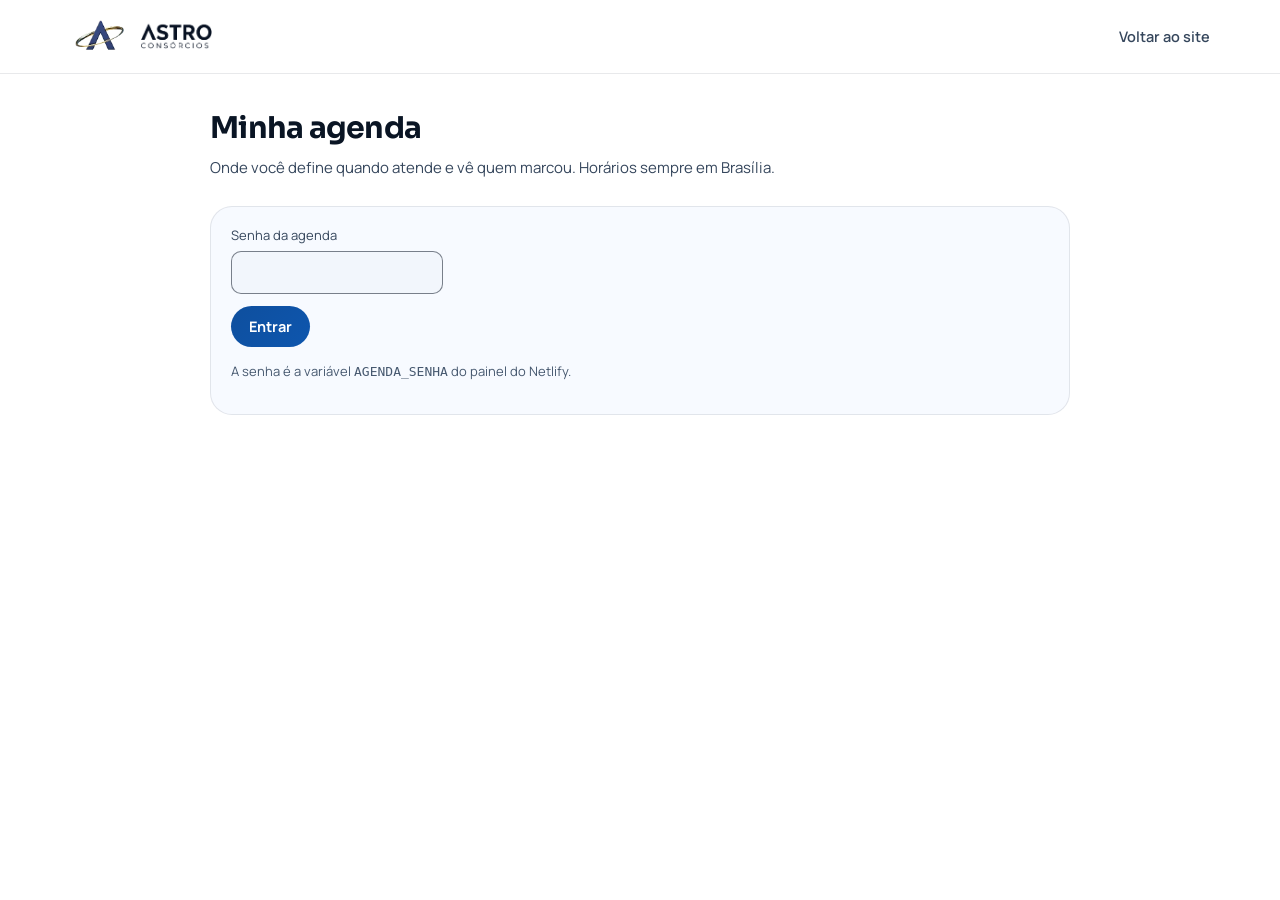
<file: agenda-admin.html>
<!DOCTYPE html>
<html lang="pt-BR">
<head>
<meta charset="UTF-8">
<meta name="viewport" content="width=device-width, initial-scale=1.0">
<link rel="icon" href="data:image/svg+xml,%3Csvg xmlns='http://www.w3.org/2000/svg' viewBox='0 0 32 32'%3E%3Crect width='32' height='32' rx='7' fill='%23070D1A'/%3E%3Cpath d='M16 5.5 19.2 13 27 16l-7.8 3L16 26.5 12.8 19 5 16l7.8-3z' fill='%233B8FE0'/%3E%3C/svg%3E" type="image/svg+xml">
<title>Minha agenda — Astro Consórcios</title>
<meta name="robots" content="noindex, nofollow">
<script>
(function(){try{
  var t=localStorage.getItem("astro-tema");
  if(t==="claro"||t==="escuro") document.documentElement.setAttribute("data-tema",t);
  var claro = t==="claro" || (t!=="escuro" && window.matchMedia("(prefers-color-scheme: light)").matches);
  document.documentElement.classList.toggle("t-claro", claro);
  document.documentElement.style.colorScheme = claro ? "light" : "dark";
}catch(e){}})();
</script>
<link rel="preconnect" href="https://fonts.googleapis.com">
<link rel="preconnect" href="https://fonts.gstatic.com" crossorigin>
<link href="https://fonts.googleapis.com/css2?family=Sora:wght@600;700&family=Manrope:wght@400;600;700&family=JetBrains+Mono:wght@500&display=swap" rel="stylesheet">
<style>
:root{
  --canvas:#03060F; --panel-2:#0B1526;
  --accent:#3B8FE0; --accent-hi:#7FD4FF;
  --accent-soft:rgba(59,143,224,.16);
  --verde:#2EDB70; --vermelho:#E8825C;
  --text:#F2F6FC; --text-2:#93A9C9; --text-3:#7C90B4;
  --line:rgba(147,169,201,.16); --line-2:rgba(147,169,201,.6);
  --f-display:'Sora',ui-sans-serif,system-ui,sans-serif;
  --f-text:'Manrope',ui-sans-serif,system-ui,sans-serif;
  --f-mono:'JetBrains Mono',ui-monospace,monospace;
  --r:14px; --r-l:22px;
}
:root[data-tema="claro"], :root:not([data-tema="escuro"]).t-claro{
  --canvas:#FFFFFF; --panel-2:#F7FAFF;
  --accent:#0E56AE; --accent-hi:#0E4F9E; --accent-soft:rgba(18,100,196,.08);
  --vermelho:#B3492A;
  --text:#0A1524; --text-2:#35465C; --text-3:#46586F;
  --line:rgba(10,21,36,.09); --line-2:rgba(10,21,36,.52);
}
*{ box-sizing:border-box }
body{ margin:0; background:var(--canvas); color:var(--text);
      font-family:var(--f-text); font-size:15px; line-height:1.6 }
.wrap{ max-width:900px; margin:0 auto; padding:30px 20px 70px }
h1{ font-family:var(--f-display); font-size:30px; letter-spacing:-.025em; margin:0 0 4px }
.sub{ color:var(--text-2); margin:0 0 26px }
h2{ font-family:var(--f-mono); font-size:12px; letter-spacing:.14em; text-transform:uppercase;
    color:var(--accent-hi); margin:32px 0 12px }
.caixa{ background:var(--panel-2); border:1px solid var(--line); border-radius:var(--r-l); padding:18px 20px }

input, select{ padding:10px 13px; border-radius:10px; background:rgba(2,4,10,.4);
  border:1px solid rgba(147,169,201,.55); color:var(--text); font-family:var(--f-text); font-size:15px }
:root[data-tema="claro"] input, :root:not([data-tema="escuro"]).t-claro input{
  background:#F2F6FC; border-color:rgba(10,21,36,.52); color:#0A1524 }
input:focus{ outline:none; border-color:var(--accent); box-shadow:0 0 0 3px var(--accent-soft) }
input[type=time]{ font-family:var(--f-mono); width:112px }
input[type=date]{ font-family:var(--f-mono) }
input.pequeno{ width:78px; text-align:right; font-family:var(--f-mono) }

.btn{ padding:11px 18px; border:none; border-radius:100px; cursor:pointer; font-weight:700; font-size:14.5px;
  font-family:var(--f-text); color:#04101F; background:linear-gradient(135deg,var(--accent-hi),var(--accent)) }
:root[data-tema="claro"] .btn, :root:not([data-tema="escuro"]).t-claro .btn{ color:#fff }
.btn:hover{ filter:brightness(1.07) }
.btn.fantasma{ background:none; color:var(--text-2); border:1px solid var(--line-2) }
.btn.fantasma:hover{ color:var(--text) }
.btn.risco{ background:none; color:var(--vermelho); border:1px solid currentColor; padding:7px 13px; font-size:13px }

.dia-linha{ display:flex; align-items:center; gap:10px; flex-wrap:wrap; padding:10px 0; border-bottom:1px solid var(--line) }
.dia-linha:last-child{ border-bottom:none }
.dia-nome{ width:112px; font-weight:600; flex:none }
.faixa{ display:inline-flex; align-items:center; gap:6px }
.faixa button{ background:none; border:none; color:var(--text-3); cursor:pointer; font-size:18px; line-height:1; padding:0 4px }
.faixa button:hover{ color:var(--vermelho) }
.mais{ background:none; border:1px dashed var(--line-2); color:var(--text-3); border-radius:8px;
  padding:7px 11px; cursor:pointer; font-family:var(--f-text); font-size:13px }
.mais:hover{ color:var(--text); border-color:var(--accent) }

.grade{ display:grid; grid-template-columns:repeat(auto-fit,minmax(190px,1fr)); gap:14px }
.campo label{ display:block; font-size:13px; color:var(--text-2); margin-bottom:5px }

table{ width:100%; border-collapse:collapse; font-size:14px }
th,td{ text-align:left; padding:9px 10px; border-bottom:1px solid var(--line); vertical-align:top }
th{ font-family:var(--f-mono); font-size:11px; letter-spacing:.08em; text-transform:uppercase; color:var(--text-3) }
td.quando{ font-family:var(--f-mono); white-space:nowrap }
tr.passou{ opacity:.5 }
tr.cancelada td{ text-decoration:line-through; opacity:.45 }
.rolo{ overflow-x:auto }
a.zap{ color:var(--verde); text-decoration:none; font-family:var(--f-mono); font-size:13px }
a.sala{ color:var(--accent-hi); font-size:13px; word-break:break-all }

.recado{ margin-top:14px; font-size:14px }
.recado.bom{ color:var(--verde) } .recado.ruim{ color:var(--vermelho) }
.vazio{ color:var(--text-3); padding:12px 0 }
[hidden]{ display:none !important }

/* ---------- a barra do topo, igual a das outras paginas ---------- */
nav{
  position:sticky; top:0; z-index:60;
  height:74px; display:flex; align-items:center;
  background:rgba(3,6,15,.9);
  backdrop-filter:blur(16px) saturate(1.4); -webkit-backdrop-filter:blur(16px) saturate(1.4);
  border-bottom:1px solid var(--line);
}
:root[data-tema="claro"] nav, :root:not([data-tema="escuro"]).t-claro nav{
  background:rgba(255,255,255,.86);
}
.nav-inner{
  width:100%; max-width:1180px; margin:0 auto; padding:0 20px;
  display:flex; align-items:center; gap:20px;
}
.nav-logo{ height:44px; width:auto; display:inline-flex; align-items:center; gap:11px }
.nav-cracha{ position:relative; flex:none; height:86%; aspect-ratio:400 / 252; }
.nav-marca{ position:absolute; inset:0; width:100%; height:100%; display:block; color:#0B2149; visibility:hidden; }
.nav-gira{
  position:absolute; inset:0;
  background-image:url('img/marca-estatica-prata.webp');
  background-repeat:no-repeat; background-size:contain; background-position:center;
}
.nav-palavra{ height:66%; width:auto; display:block; flex:none }
/* o PNG e branco: no claro vira azul-marinho, mesmo filtro do resto do site */
:root[data-tema="claro"] .nav-gira, :root:not([data-tema="escuro"]).t-claro .nav-gira{
  background-image:url('img/marca-estatica-navy.webp');
}
:root[data-tema="claro"] .nav-palavra, :root:not([data-tema="escuro"]).t-claro .nav-palavra{
  filter:brightness(0) saturate(100%) invert(6%) sepia(30%) saturate(1800%) hue-rotate(186deg);
}
.nav-volta{
  margin-left:auto; font-size:14.5px; font-weight:600; color:var(--text-2);
  text-decoration:none; padding:8px 0;
}
.nav-volta:hover{ color:var(--text) }
@media (max-width:640px){
  nav{ height:62px }
  .nav-logo{ height:36px }
  .nav-inner{ padding:0 14px }
}
</style>
</head>
<body>
<svg width="0" height="0" style="position:absolute" aria-hidden="true" focusable="false">
  <symbol id="marcaAstro" viewBox="0 0 400 252">
    <defs>
        <linearGradient id="anelOuro" x1="0" y1="1" x2="1" y2="0">
          <stop offset="0%"   stop-color="#A8712C"/>
          <stop offset="28%"  stop-color="#DCAF56"/>
          <stop offset="52%"  stop-color="#F5DC9A"/>
          <stop offset="78%"  stop-color="#CE9A4C"/>
          <stop offset="100%" stop-color="#8A5A22"/>
        </linearGradient>
      </defs>
      <path d="M196.74 11.5 L205.35 11.5 L314.57 240 L261.66 240 L200.95 103.96 L140.42 240 L87.42 240 Z" fill="currentColor"/>
      <path d="M13.2 193L12.7 191.3L12.7 189.4L13 187.2L13.7 184.7L15 181.9L16.7 178.9L18.9 175.7L21.6 172.4L24.9 169L28.8 165.5L33.1 162L37.8 158.3L43 154.6L48.6 150.9L54.6 147L61 143.2L67.7 139.4L74.8 135.5L82.2 131.7L90 127.8L98 124L106.3 120.2L114.9 116.6L123.6 113L132.6 109.5L141.8 106L151 102.7L160.4 99.4L169.9 96.2L179.5 93.2L189.1 90.3L198.7 87.5L208.3 84.8L217.8 82.3L227.3 80L236.7 77.8L246 75.8L255.1 74L264.1 72.3L272.8 70.8L281.4 69.5L289.7 68.4L297.7 67.5L305.4 66.8L312.9 66.3L320 66L326.7 65.8L333.1 65.9L339.1 66.2L344.6 66.6L349.8 67.3L354.5 68.1L358.7 69.2L362.5 70.4L365.7 71.7L368.5 73.3L370.8 74.9L372.6 76.5L374.1 78.3L375.1 80.3L375.6 82.4L375.6 84.8L375.1 87.3L374.2 90L372.7 92.9L370.7 95.8L368.2 98.9L365.2 102.2L361.8 105.5L357.9 108.9L353.5 112.4L348.7 116L343.4 119.5L337.7 123.2L331.7 126.9L325.2 130.6L318.4 134.3L311.2 137.9L303.7 141.6L295.9 145.3L287.8 149L279.5 152.6L270.9 156.2L262.1 159.7L253.1 163.2L244 166.5L234.7 169.8L225.3 173.1L215.8 176.2L206.3 179.2L196.7 182.1L187.1 184.7L177.5 187.3L168 189.8L158.5 192.2L149.2 194.4L139.9 196.3L130.8 198L121.8 199.6L113.1 201L104.6 202.3L96.3 203.4L88.3 204.4L80.7 205.2L73.3 205.9L66.2 206.3L59.5 206.5L53.2 206.4L47.3 206.2L41.8 205.7L36.7 205.1L32.1 204.3L27.9 203.3L24.3 202.1L21.2 200.7L18.6 199.3L16.6 197.7L15.1 196.2L13.9 194.6L13.2 193Z M6.8 195L8 198L9.9 200.6L12.3 202.9L15.2 204.9L18.5 206.5L22.2 207.9L26.4 209.2L30.9 210.2L35.8 211.1L41.2 211.7L46.9 212.1L53.1 212.3L59.6 212.3L66.5 212.2L73.7 211.8L81.2 211.4L89 210.7L97.1 209.8L105.5 208.7L114.1 207.3L122.9 205.7L131.9 203.8L141.1 201.8L150.4 199.7L159.8 197.4L169.3 195.1L178.9 192.6L188.5 189.8L198.1 186.9L207.8 183.9L217.3 180.8L226.9 177.6L236.3 174.3L245.6 170.9L254.8 167.4L263.7 163.8L272.5 160.1L281.1 156.4L289.5 152.6L297.6 148.8L305.3 145L312.8 141.1L320 137.2L326.8 133.3L333.2 129.5L339.3 125.6L345 121.8L350.2 118.1L355 114.4L359.4 110.8L363.4 107.2L366.9 103.8L369.9 100.4L372.5 97.1L374.5 93.9L376.1 90.9L377.2 87.9L377.8 85L377.8 82.2L377.4 79.5L376.5 77L374.9 74.6L372.8 72.4L370.2 70.5L367.1 68.9L363.5 67.5L359.5 66.3L355 65.3L350.2 64.5L344.9 63.9L339.2 63.5L333.1 63.3L326.7 63.3L319.9 63.5L312.7 63.9L305.2 64.5L297.4 65.3L289.4 66.3L281.1 67.5L272.5 68.8L263.7 70.4L254.7 72.1L245.6 74L236.3 76.1L226.9 78.3L217.4 80.7L207.8 83.2L198.2 85.8L188.6 88.6L179 91.6L169.4 94.6L159.9 97.8L150.5 101.1L141.2 104.4L132 107.9L123 111.4L114.2 115L105.6 118.7L97.2 122.3L89.1 126L81.2 129.7L73.7 133.4L66.5 137.1L59.6 140.8L53.1 144.5L46.9 148.2L41.2 151.9L35.8 155.5L30.9 159.1L26.4 162.7L22.4 166.2L18.7 169.6L15.5 172.8L12.7 176L10.3 179.2L8.5 182.4L7.2 185.5L6.5 188.7L6.3 191.9L6.8 195Z" fill="url(#anelOuro)" fill-rule="evenodd"/>
  </symbol>
</svg>
<nav>
  <div class="nav-inner">
    <a href="/" aria-label="Astro Consórcios, ir para a página inicial">
      <span class="nav-logo">
        <span class="nav-cracha" aria-hidden="true">
          <svg class="nav-marca" viewBox="0 0 400 252" focusable="false"><use href="#marcaAstro"/></svg>
          <span class="nav-gira"></span>
        </span>
        <img class="nav-palavra" src="img/astro-palavra.webp" width="612" height="250" decoding="async" alt="Astro Consórcios">
      </span>
    </a>
    <a class="nav-volta" href="/">Voltar ao site</a>
  </div>
</nav>

<div class="wrap">

  <h1>Minha agenda</h1>
  <p class="sub">Onde você define quando atende e vê quem marcou. Horários sempre em Brasília.</p>

  <div id="entrada" class="caixa">
    <div class="campo" style="max-width:320px">
      <label for="senha">Senha da agenda</label>
      <input id="senha" type="password" autocomplete="current-password">
    </div>
    <button class="btn" id="entrar" type="button" style="margin-top:12px">Entrar</button>
    <p class="recado ruim" id="erroEntrada" hidden></p>
    <p style="font-size:13px; color:var(--text-3); margin-top:14px">
      A senha é a variável <code>AGENDA_SENHA</code> do painel do Netlify.</p>
  </div>

  <main id="painel" hidden>
    <h2>Quando você atende</h2>
    <div class="caixa">
      <div id="semana"></div>
      <div class="grade" style="margin-top:20px">
        <div class="campo"><label for="duracao">Duração da reunião (min)</label>
          <input class="pequeno" id="duracao" type="number" min="15" max="240" step="5"></div>
        <div class="campo"><label for="intervalo">Folga entre reuniões (min)</label>
          <input class="pequeno" id="intervalo" type="number" min="0" max="120" step="5"></div>
        <div class="campo"><label for="antecedencia">Antecedência mínima (h)</label>
          <input class="pequeno" id="antecedencia" type="number" min="0" max="168" step="1"></div>
        <div class="campo"><label for="janela">Dias visíveis à frente</label>
          <input class="pequeno" id="janela" type="number" min="1" max="90" step="1"></div>
      </div>
      <div class="campo" style="margin-top:16px">
        <label for="sala">Link fixo de sala <span style="color:var(--text-3)">(vazio = uma sala nova por reunião)</span></label>
        <input id="sala" type="url" placeholder="https://meet.google.com/abc-defg-hij" style="width:100%; max-width:460px">
      </div>
      <button class="btn" id="salvar" type="button" style="margin-top:18px">Salvar disponibilidade</button>
      <p class="recado" id="recadoConfig" hidden></p>
    </div>

    <h2>Dias que você não atende</h2>
    <div class="caixa">
      <div style="display:flex; gap:10px; flex-wrap:wrap; align-items:center">
        <input id="bloqueio" type="date">
        <button class="btn fantasma" id="addBloqueio" type="button">Bloquear este dia</button>
      </div>
      <div id="listaBloqueios" style="margin-top:14px"></div>
    </div>

    <h2>Reuniões marcadas</h2>
    <div class="caixa">
      <div class="rolo">
        <table>
          <thead><tr><th>Quando</th><th>Quem</th><th>Assunto</th><th>Sala</th><th></th></tr></thead>
          <tbody id="reservas"></tbody>
        </table>
      </div>
      <p class="vazio" id="semReservas" hidden>Nada marcado ainda.</p>
    </div>
  </main>
</div>

<script>
(function(){
  "use strict";
  var API = '/.netlify/functions/agenda';
  var SEM = ['Domingo','Segunda','Terça','Quarta','Quinta','Sexta','Sábado'];
  var senha = '';
  var cfg = null;
  var el = function(id){ return document.getElementById(id); };

  /* Aberta como arquivo do computador (file://), a chamada '/.netlify/...'
     vira 'file:///.netlify/...' e a busca falha CALADA. Foi assim que o Joao
     ficou olhando uma tela vazia achando que tinha errado a senha.
     ATENCAO: o endereco abaixo acompanha o dominio do site. Se mudar de
     dominio, mudar aqui tambem. */
  if (location.protocol === 'file:'){
    el('entrada').innerHTML =
      '<p class="recado ruim" style="display:block">Abra esta página pelo site, não pelo arquivo do seu computador.</p>' +
      '<p style="margin-top:12px; line-height:1.6">A agenda fica guardada no servidor. Abrindo o arquivo direto do PC, ' +
      'a página não tem como conversar com ele, e por isso nada aparece mesmo com a senha certa.</p>' +
      '<p style="margin-top:16px"><a class="btn" style="display:inline-block; text-decoration:none" ' +
      'href="https://astroconsorcios.netlify.app/agenda-admin.html">Abrir a agenda no site</a></p>';
    return;
  }

  function pedir(caminho, opcoes){
    opcoes = opcoes || {};
    opcoes.headers = Object.assign({ 'Content-Type':'application/json', 'x-astro-senha': senha },
                                   opcoes.headers || {});
    return fetch(API + caminho, opcoes).then(function(r){
      return r.json().then(function(b){ return { status:r.status, b:b }; });
    }).catch(function(){
      /* sem isto, o await em entrar() estoura e a tela fica muda */
      return { status:0, b:{ mensagem:'Não consegui falar com o servidor. Confira sua conexão e se abriu a página pelo endereço do site.' } };
    });
  }

  function recado(id, texto, bom){
    var e = el(id);
    e.textContent = texto;
    e.className = 'recado ' + (bom ? 'bom' : 'ruim');
    e.hidden = false;
    setTimeout(function(){ e.hidden = true; }, 4000);
  }

  /* ---------- entrar ---------- */
  el('entrar').addEventListener('click', entrar);
  el('senha').addEventListener('keydown', function(e){ if (e.key === 'Enter') entrar(); });

  async function entrar(){
    senha = el('senha').value;
    var r = await pedir('?acao=config', { method:'GET' });
    if (r.status !== 200){
      el('erroEntrada').textContent = r.b.mensagem || 'Não consegui entrar.';
      el('erroEntrada').hidden = false;
      return;
    }
    try { sessionStorage.setItem('astro-agenda-senha', senha); } catch(e){}
    cfg = r.b.config;
    el('entrada').hidden = true;
    el('painel').hidden = false;
    pintaConfig();
    carregaReservas();
  }

  /* ---------- disponibilidade ---------- */
  function pintaConfig(){
    el('duracao').value = cfg.duracao;
    el('intervalo').value = cfg.intervalo;
    el('antecedencia').value = cfg.antecedencia;
    el('janela').value = cfg.janela;
    el('sala').value = cfg.sala || '';
    var alvo = el('semana');
    alvo.innerHTML = '';
    for (var d = 1; d <= 6; d++) linhaDia(alvo, d % 7);
    linhaDia(alvo, 0);
    pintaBloqueios();
  }

  function linhaDia(alvo, d){
    var faixas = (cfg.semana || {})[String(d)] || [];
    var div = document.createElement('div');
    div.className = 'dia-linha';
    div.innerHTML = '<span class="dia-nome">' + SEM[d] + '</span>';
    faixas.forEach(function(f, i){
      var s = document.createElement('span');
      s.className = 'faixa';
      s.innerHTML = '<input type="time" value="' + f[0] + '"> até <input type="time" value="' + f[1] + '">';
      var x = document.createElement('button');
      x.type = 'button'; x.textContent = '×'; x.title = 'remover';
      x.addEventListener('click', function(){
        cfg.semana[String(d)].splice(i, 1);
        if (!cfg.semana[String(d)].length) delete cfg.semana[String(d)];
        pintaConfig();
      });
      var campos = s.querySelectorAll('input');
      campos[0].addEventListener('change', function(){ cfg.semana[String(d)][i][0] = this.value; });
      campos[1].addEventListener('change', function(){ cfg.semana[String(d)][i][1] = this.value; });
      s.appendChild(x);
      div.appendChild(s);
    });
    var mais = document.createElement('button');
    mais.type = 'button'; mais.className = 'mais';
    mais.textContent = faixas.length ? '+ faixa' : '+ atender neste dia';
    mais.addEventListener('click', function(){
      cfg.semana = cfg.semana || {};
      cfg.semana[String(d)] = (cfg.semana[String(d)] || []).concat([['09:00','12:00']]);
      pintaConfig();
    });
    div.appendChild(mais);
    alvo.appendChild(div);
  }

  function pintaBloqueios(){
    var alvo = el('listaBloqueios');
    var lista = cfg.bloqueios || [];
    if (!lista.length){ alvo.innerHTML = '<span class="vazio">Nenhum dia bloqueado.</span>'; return; }
    alvo.innerHTML = '';
    lista.slice().sort().forEach(function(d, i){
      var s = document.createElement('span');
      s.className = 'faixa';
      s.style.marginRight = '10px';
      s.innerHTML = '<span style="font-family:var(--f-mono); font-size:13.5px">' +
        d.split('-').reverse().join('/') + '</span>';
      var x = document.createElement('button');
      x.type = 'button'; x.textContent = '×';
      x.addEventListener('click', function(){
        cfg.bloqueios = cfg.bloqueios.filter(function(y){ return y !== d; });
        pintaBloqueios();
      });
      s.appendChild(x);
      alvo.appendChild(s);
    });
  }

  el('addBloqueio').addEventListener('click', function(){
    var d = el('bloqueio').value;
    if (!/^\d{4}-\d{2}-\d{2}$/.test(d)) return;
    cfg.bloqueios = (cfg.bloqueios || []).concat([d]);
    el('bloqueio').value = '';
    pintaBloqueios();
  });

  el('salvar').addEventListener('click', async function(){
    cfg.duracao = +el('duracao').value;
    cfg.intervalo = +el('intervalo').value;
    cfg.antecedencia = +el('antecedencia').value;
    cfg.janela = +el('janela').value;
    cfg.sala = el('sala').value.trim();
    var r = await pedir('', { method:'POST', body: JSON.stringify({ acao:'config', config:cfg }) });
    if (r.status === 200){ cfg = r.b.config; pintaConfig(); recado('recadoConfig', 'Salvo.', true); }
    else recado('recadoConfig', r.b.mensagem || 'Não consegui salvar.', false);
  });

  /* ---------- reuniões ---------- */
  async function carregaReservas(){
    var r = await pedir('?acao=agenda', { method:'GET' });
    if (r.status !== 200) return;
    var hoje = r.b.hoje;
    var lista = (r.b.reservas || []);
    var corpo = el('reservas');
    corpo.innerHTML = '';
    el('semReservas').hidden = lista.length > 0;
    lista.forEach(function(res){
      var tr = document.createElement('tr');
      if (res.cancelada) tr.className = 'cancelada';
      else if (res.dia < hoje) tr.className = 'passou';
      var d = new Date(res.dia + 'T' + res.hora + ':00-03:00');
      var quando = new Intl.DateTimeFormat('pt-BR', { weekday:'short', day:'2-digit', month:'2-digit',
        hour:'2-digit', minute:'2-digit' }).format(d);
      tr.innerHTML =
        '<td class="quando">' + quando + '</td>' +
        '<td>' + escapa(res.nome) + '<br><a class="zap" href="https://wa.me/55' + res.whatsapp +
          '" target="_blank" rel="noopener noreferrer">' + res.whatsapp + '</a></td>' +
        '<td style="max-width:230px">' + escapa(res.assunto || '—') + '</td>' +
        '<td><a class="sala" href="' + escapa(res.sala) + '" target="_blank" rel="noopener noreferrer">abrir sala</a></td>';
      var td = document.createElement('td');
      if (!res.cancelada){
        var b = document.createElement('button');
        b.type = 'button'; b.className = 'btn risco'; b.textContent = 'Desmarcar';
        b.addEventListener('click', async function(){
          b.disabled = true;
          var x = await pedir('', { method:'POST', body: JSON.stringify({ acao:'cancelar', id:res.id, dia:res.dia }) });
          if (x.status === 200) carregaReservas(); else b.disabled = false;
        });
        td.appendChild(b);
      }
      tr.appendChild(td);
      corpo.appendChild(tr);
    });
  }

  function escapa(s){
    return String(s == null ? '' : s).replace(/[&<>"']/g, function(c){
      return ({ '&':'&amp;','<':'&lt;','>':'&gt;','"':'&quot;',"'":'&#39;' })[c];
    });
  }

  /* senha guardada só na aba, some ao fechar */
  try {
    var s = sessionStorage.getItem('astro-agenda-senha');
    if (s){ el('senha').value = s; entrar(); }
  } catch(e){}
})();
</script>
</body>
</html>
</file>
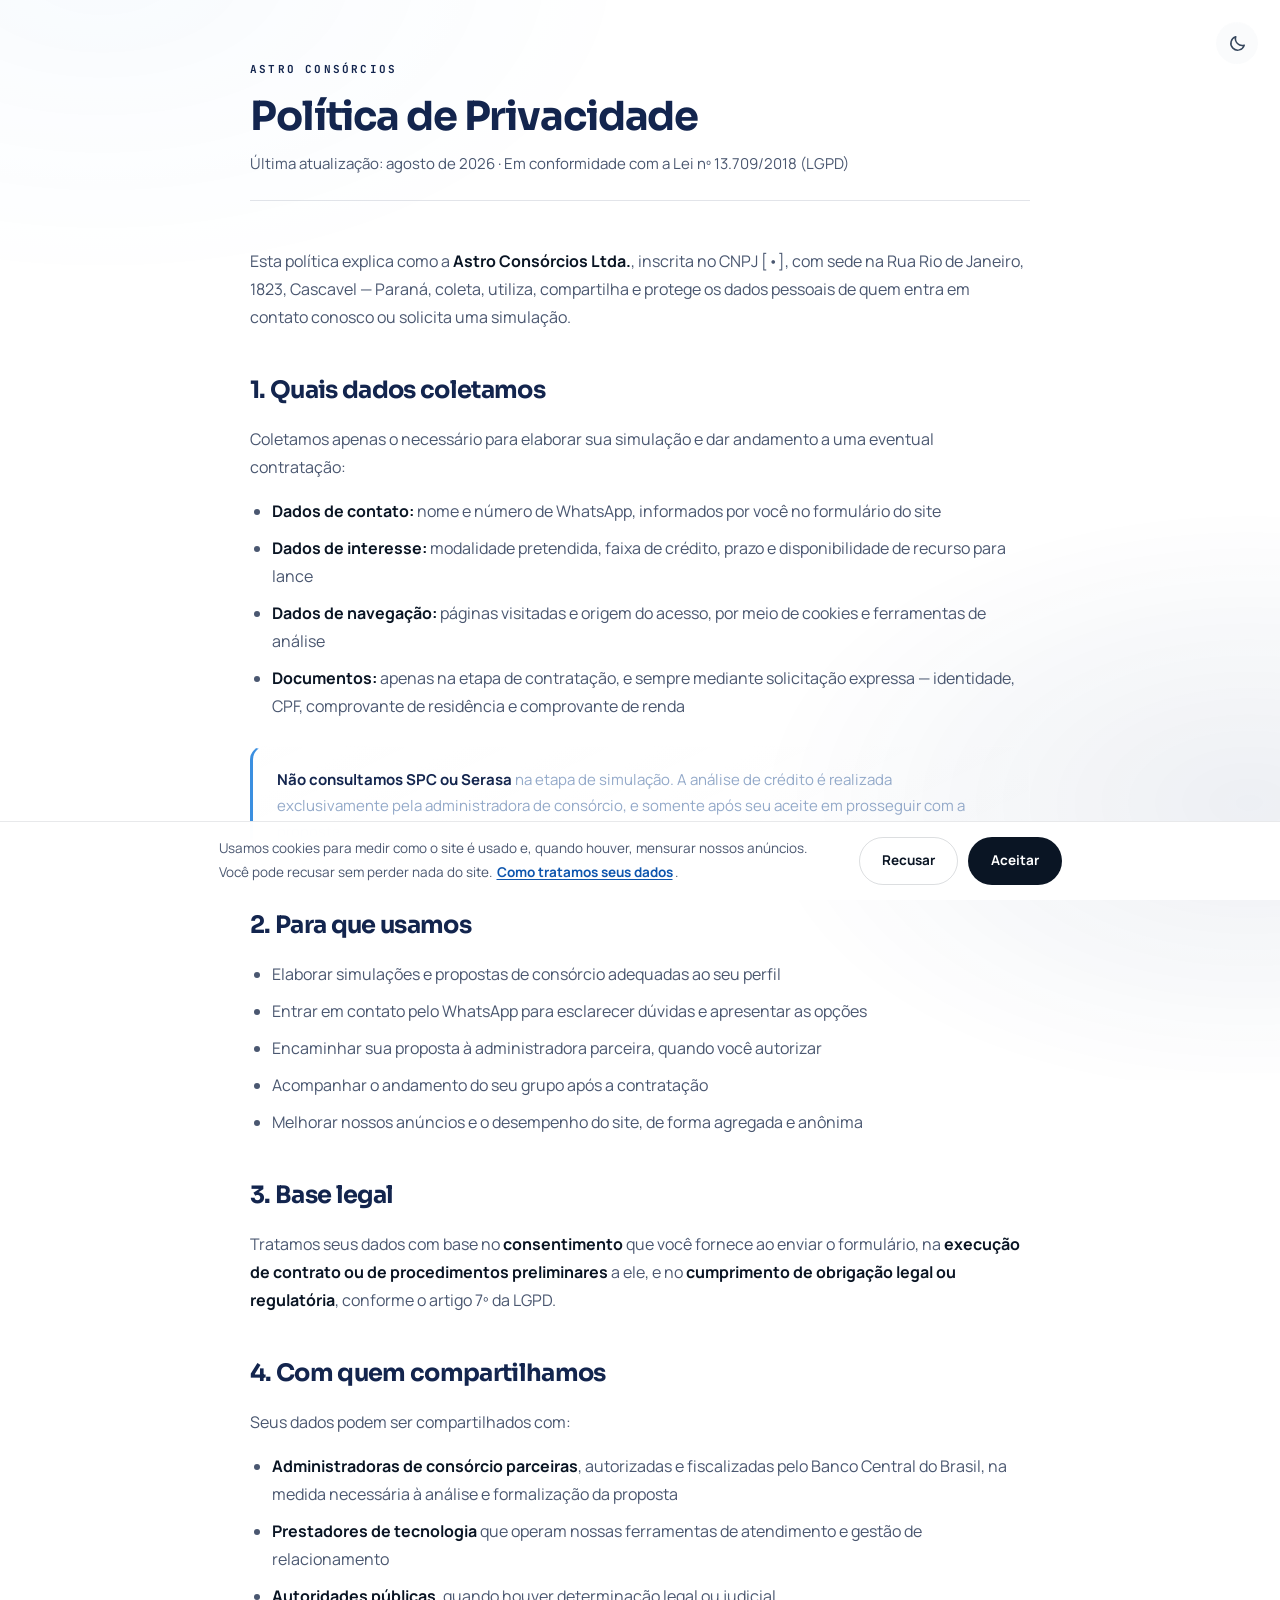
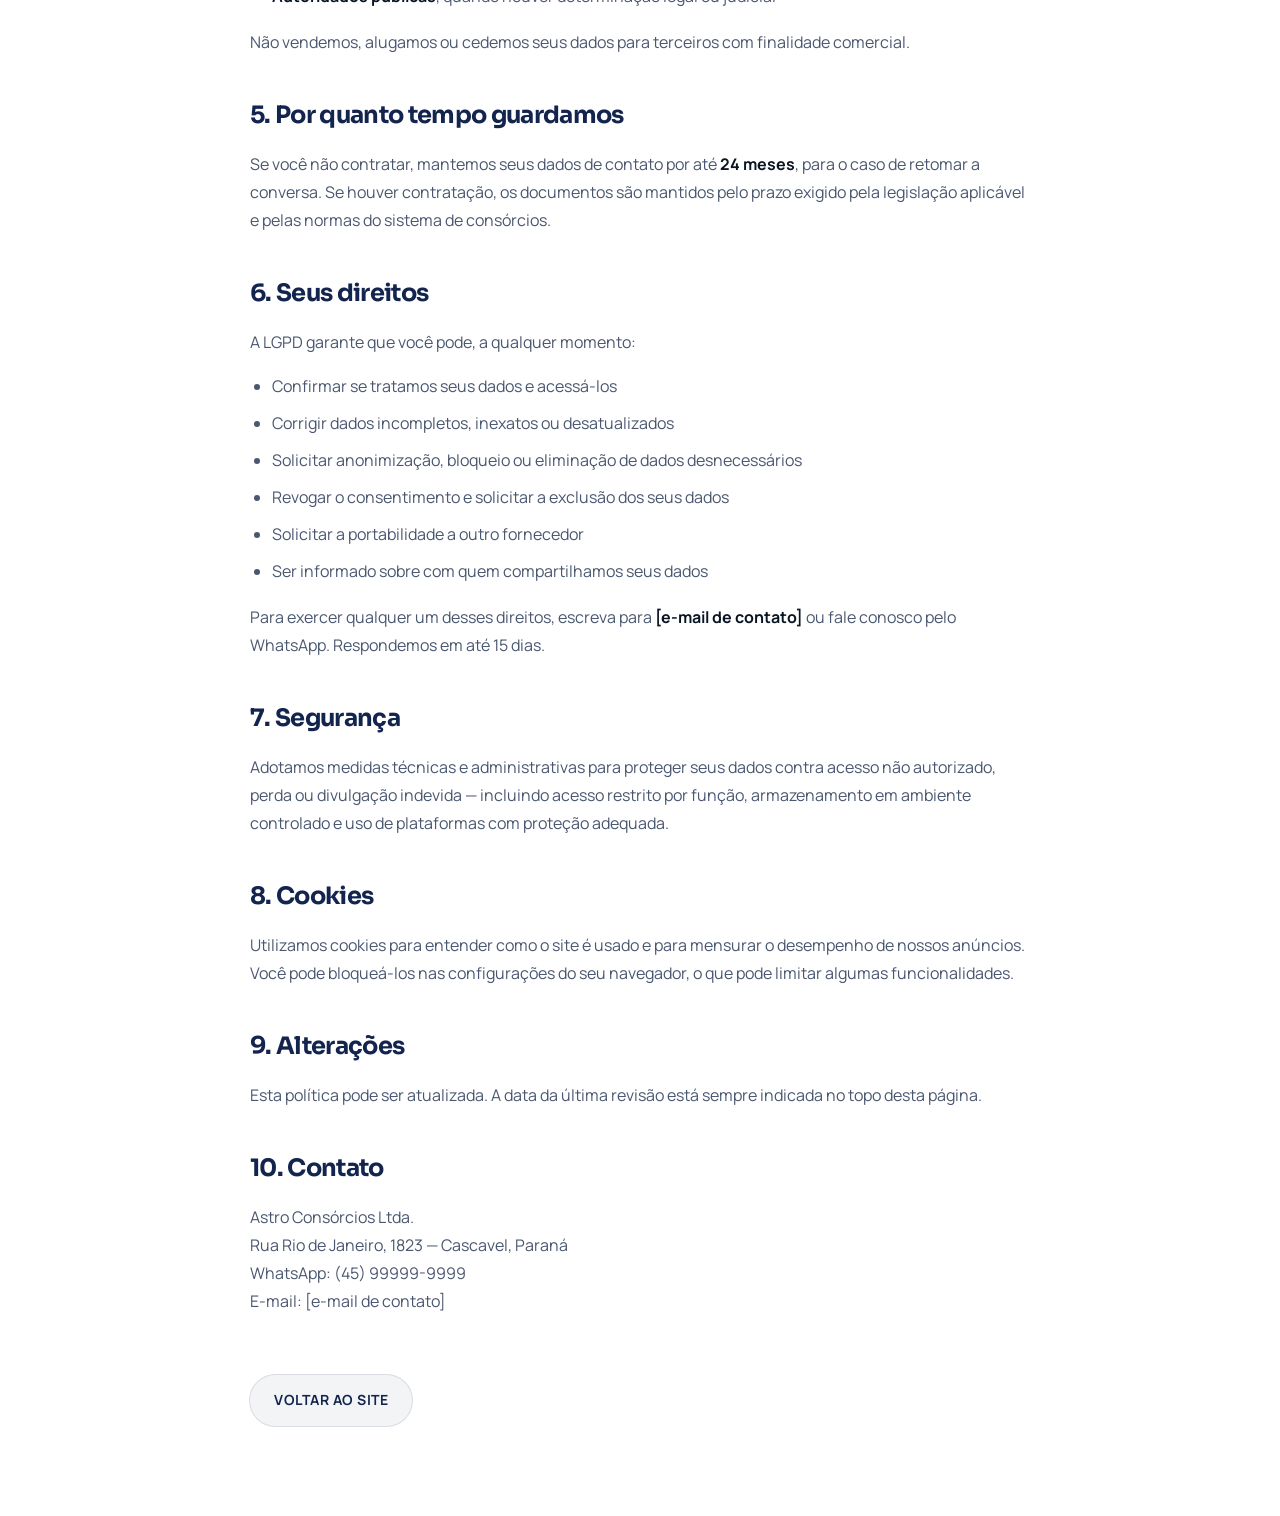
<file: privacidade.html>
<!DOCTYPE html>
<html lang="pt-BR">
<head>
<meta charset="UTF-8">
<meta name="viewport" content="width=device-width, initial-scale=1.0">
<title>Política de Privacidade — Astro Consórcios</title>
<meta name="description" content="Como a Astro Consórcios coleta, usa e protege os dados pessoais de quem solicita simulação de consórcio.">
<meta name="robots" content="index, follow">
<link rel="canonical" href="https://astroconsorcios.netlify.app/privacidade.html">
<script>
/* Antes de qualquer pintura: sem isto a pagina nasce escura e pisca para o
   claro assim que o script principal roda. Fica inline de proposito. */
(function(){try{
  var t=localStorage.getItem("astro-tema");
  if(t==="claro"||t==="escuro") document.documentElement.setAttribute("data-tema",t);
  var claro = t==="claro" || (t!=="escuro" && window.matchMedia("(prefers-color-scheme: light)").matches);
  document.documentElement.classList.toggle("t-claro", claro);
  document.documentElement.style.colorScheme = claro ? "light" : "dark";
}catch(e){}})();
</script>
<style>
*,*::before,*::after{box-sizing:border-box;margin:0;padding:0}
body{font-family:Arial,Helvetica,sans-serif;background:#fff;color:#3D4A63;line-height:1.75;padding:60px 24px 90px}
.wrap{max-width:780px;margin:0 auto}
.eyebrow{font-size:13px;letter-spacing:4px;text-transform:uppercase;color:#13254E;font-weight:700;margin-bottom:14px}
h1{font-family:Georgia,'Times New Roman',serif;font-size:40px;line-height:1.2;color:#13254E;margin-bottom:10px}
.sub{font-size:15px;color:#6E7A90;margin-bottom:46px;padding-bottom:22px;border-bottom:1px solid rgba(19,37,78,.12)}
h2{font-family:Georgia,serif;font-size:24px;color:#13254E;margin:38px 0 14px}
p{margin-bottom:16px;font-size:16px}
ul{margin:0 0 18px 22px}
li{margin-bottom:9px;font-size:16px}
strong{color:#13254E}
a{color:#13254E;font-weight:700}
.box{background:#F2F4F7;border-left:4px solid #13254E;padding:20px 24px;border-radius:0 8px 8px 0;margin:26px 0;font-size:15px}
.back{display:inline-block;margin-top:44px;background:#13254E;color:#fff;text-decoration:none;
padding:16px 34px;border-radius:8px;font-weight:800;text-transform:uppercase;letter-spacing:.5px;font-size:14px}

/* ALVO DE TOQUE: o link do aviso de cookies tinha 18px de altura e o minimo
   recomendado para o dedo e 24px. Cresce por padding, sem mudar a letra.
   Mesma regra do index, copiada numero por numero. */
.consent a, .consent-txt a{
  display:inline-block; padding:4px 2px; min-height:24px; line-height:16px;
}
</style>
<link rel="icon" href="data:image/svg+xml,%3Csvg%20xmlns%3D%22http%3A%2F%2Fwww.w3.org%2F2000%2Fsvg%22%20viewBox%3D%220%200%2032%2032%22%3E%3Crect%20width%3D%2232%22%20height%3D%2232%22%20rx%3D%227%22%20fill%3D%22%23070D1A%22%2F%3E%3Cg%20transform%3D%22translate(16%2016)%20scale(0.062)%20translate(-201%20-126)%22%3E%3Cpath%20d%3D%22M196.7%2011.5%20L205.4%2011.5%20L314.6%20240%20L261.7%20240%20L201%20104%20L140.4%20240%20L87.4%20240%20Z%22%20fill%3D%22%23F2F6FC%22%2F%3E%3Cellipse%20cx%3D%22193.1%22%20cy%3D%22137%22%20rx%3D%22191.8%22%20ry%3D%2246.7%22%20transform%3D%22rotate(-17.3%20193.1%20137)%22%20fill%3D%22none%22%20stroke%3D%22%23E0B45E%22%20stroke-width%3D%2213%22%2F%3E%3C%2Fg%3E%3C%2Fsvg%3E" type="image/svg+xml">
<link rel="preconnect" href="https://fonts.googleapis.com">
<link rel="preconnect" href="https://fonts.gstatic.com" crossorigin>
<link href="https://fonts.googleapis.com/css2?family=Sora:wght@600;700&family=Manrope:wght@400;600;700&family=JetBrains+Mono:wght@500&display=swap" rel="stylesheet">
<style>
/* ==========================================================================
   ALINHAMENTO COM A HOME
   Página simples: mesma paleta, mesmo trio de fontes, sem vidro nem fluxo.
   ========================================================================== */
:root{
  --canvas:#03060F; --accent:#3B8FE0; --accent-hi:#7FD4FF; --caramelo:#C8873B;
  --text:#F2F6FC; --text-2:#93A9C9; --text-3:#7C90B4; --line:rgba(147,169,201,.14);
}
html,body{ background:#03060F !important; color:#F2F6FC !important }
body{ font-family:'Manrope', ui-sans-serif, system-ui, sans-serif !important; -webkit-font-smoothing:antialiased }
body::before{
  content:""; position:fixed; inset:-20%; z-index:0; pointer-events:none;
  background:
    radial-gradient(46% 38% at 20% 12%, rgba(59,143,224,.1), transparent 68%),
    radial-gradient(40% 34% at 84% 78%, rgba(20,53,107,.22), transparent 70%);
}
body > *{ position:relative; z-index:1 }
h1,h2,h3{ font-family:'Sora', ui-sans-serif, system-ui, sans-serif !important;
  color:#F2F6FC !important; letter-spacing:-.028em; font-weight:700 }
p,li,td,th,div{ color:#93A9C9 }
strong,b{ color:#DCEBFA }
a{ color:#7FD4FF }
.eyebrow{
  font-family:'JetBrains Mono', ui-monospace, monospace !important;
  font-size:11px !important; letter-spacing:.2em !important; text-transform:uppercase;
  color:#7FD4FF !important;
}
.sub,.code{ color:#7C90B4 !important }
.box{
  background:linear-gradient(154deg, rgba(255,255,255,.055), rgba(255,255,255,.014)) !important;
  border:1px solid rgba(255,255,255,.1) !important;
  border-left:3px solid #3B8FE0 !important;
  border-radius:14px !important; color:#93A9C9 !important;
}
.back,.ghost,.primary{
  display:inline-flex; align-items:center; justify-content:center; gap:8px;
  font-weight:700 !important; border-radius:100px !important; border:none !important;
  padding:13px 24px !important; text-decoration:none !important;
}
.primary{ background:linear-gradient(135deg,#7FD4FF,#3B8FE0) !important; color:#04101F !important;
  box-shadow:0 0 0 1px rgba(190,235,255,.5), 0 8px 26px rgba(59,143,224,.3) !important }
.back,.ghost{ background:rgba(147,169,201,.06) !important; color:#F2F6FC !important;
  box-shadow:0 0 0 1px rgba(174,200,232,.32) !important }
hr,.wrap > hr{ border-color:rgba(147,169,201,.14) !important }
:focus-visible{ outline:2px solid #7FD4FF; outline-offset:3px }

/* ==========================================================================
   VOLTAR AO TOPO
   Mesma linguagem de vidro dos outros botões. Ele mora ACIMA do flutuante
   do WhatsApp, nunca ao lado: a conversão é o alvo maior e não pode
   dividir espaço com um atalho de navegação.
   ========================================================================== */
.ao-topo{
  position:fixed; right:22px; bottom:22px; z-index:108;
  width:46px; height:46px; border-radius:50%;
  display:grid; place-items:center; cursor:pointer;
  background:rgba(147,169,201,.05); border:none; color:var(--text-2);
  backdrop-filter:blur(20px) saturate(160%) brightness(1.03);
  -webkit-backdrop-filter:blur(20px) saturate(160%) brightness(1.03);
  box-shadow:
    0 0 0 1px rgba(255,255,255,.1),
    inset 0 1px 0 rgba(255,255,255,.22),
    0 10px 26px rgba(2,5,12,.42);
  opacity:0; visibility:hidden; transform:translateY(10px) scale(.9);
  transition:opacity .35s cubic-bezier(.16,1,.3,1), transform .45s cubic-bezier(.16,1,.3,1),
             visibility .35s, color .3s cubic-bezier(.16,1,.3,1), box-shadow .35s cubic-bezier(.16,1,.3,1);
}
.ao-topo.visivel{ opacity:1; visibility:visible; transform:none }
.ao-topo:hover{
  color:var(--text);
  box-shadow:
    0 0 0 1px rgba(127,212,255,.4),
    inset 0 1px 0 rgba(255,255,255,.3),
    0 14px 32px rgba(2,5,12,.5);
}
.ao-topo:active{ transform:scale(.94) }
.ao-topo svg{ width:19px; height:19px; display:block }
/* com o menu aberto ele some junto com os outros flutuantes */
body.menu-aberto .ao-topo{ opacity:0; pointer-events:none }

@media (max-width:720px){
  /* acima do flutuante, que por sua vez fica acima da barra de simular */
  .ao-topo{ right:16px; bottom:16px; width:42px; height:42px }
  .ao-topo svg{ width:17px; height:17px }
}

/* ==========================================================================
   TEMA CLARO CONDICIONAL
   Duas copias da mesma folha, geradas de uma fonte so:
     1. quando a pessoa escolhe claro no botao;
     2. quando o sistema dela pede claro e ela nao escolheu nada.
   O escuro segue sendo o padrao do arquivo, entao nao precisa de bloco.
   ========================================================================== */

/* ---------- 1. escolha explicita ---------- */

/* ==========================================================================
   ESTUDO DE TEMA CLARO, v2
   Branco de verdade, nao cinza. A regra que muda tudo: no escuro o vidro
   existe porque EMITE luz na borda; no branco ele existe porque PROJETA
   sombra e porque o que passa atras dele tem cor. Por isso a fita continua,
   e continua colorida: sem ela, vidro branco sobre branco vira retangulo.
   ========================================================================== */
:root[data-tema="claro"]{
  --canvas:#FFFFFF; --canvas-2:#FAFCFF; --panel:#FFFFFF; --panel-2:#F7FAFF; --panel-3:#FFFFFFCC;
  --accent:#0E56AE; --accent-hi:#0E4F9E; --accent-deep:#E4EFFC;
  --accent-soft:rgba(18,100,196,.08); --accent-line:rgba(18,100,196,.24);
  --ouro:#7A5520; --ouro-luz:#7A5520; --ouro-fundo:#5E4113; --caramelo:#7A5520;
  --bronze:#774E1D; --bronze-luz:#7A5320; --alerta:#8A5A22;
  --text:#0A1524; --text-2:#35465C; --text-3:#46586F;
  --line:rgba(10,21,36,.09); --line-2:rgba(10,21,36,.14);
}

/* !important porque as paginas internas cravam o fundo escuro com
   !important na propria folha antiga delas */
:root[data-tema="claro"]{ background:#FFFFFF !important; color-scheme:light }

:root[data-tema="claro"] body{
  color:var(--text);
  background:
    radial-gradient(58% 40% at 4% 10%,  rgba(18,100,196,.055), transparent 66%),
    radial-gradient(46% 34% at 98% 34%, rgba(14,79,158,.04), transparent 64%),
    radial-gradient(52% 34% at 20% 74%, rgba(138,98,34,.03), transparent 62%),
    radial-gradient(44% 30% at 90% 92%, rgba(18,100,196,.04), transparent 64%),
    #FFFFFF !important;
}

/* A FITA: multiply sobre branco devolve a propria cor dela. Era o cinza do
   fundo anterior que a sujava, nao o modo de mesclagem. */
:root[data-tema="claro"] #fluxo{
  /* nada de multiply nem de invert: agora o canvas ja sai transparente
     com a fita em pigmento escuro, entao ele so precisa ser desenhado. */
  filter:saturate(1.25) contrast(1.04) !important;
  mix-blend-mode:normal !important;
  opacity:var(--fluxo-op,.72) !important;
}

:root[data-tema="claro"] .ambiente{ opacity:.72 !important }

/* O VIDRO: separa por sombra projetada, aro fino escuro, e o azul da fita
   aparecendo borrado atraves dele. Vidro claro do iOS: menos brilho, mais
   profundidade. */
:root[data-tema="claro"] .vidro,
:root[data-tema="claro"] .modal-card,
:root[data-tema="claro"] .pagina-card,
:root[data-tema="claro"] .atend-card,
:root[data-tema="claro"] .faq-item,
:root[data-tema="claro"] .comp-card,
:root[data-tema="claro"] .stats-inner,
:root[data-tema="claro"] .video-card{
  background-image:
    linear-gradient(154deg, rgba(255,255,255,.78), rgba(255,255,255,.56) 48%, rgba(232,242,255,.66)) !important;
  backdrop-filter:blur(26px) saturate(190%) brightness(1.02) !important;
  -webkit-backdrop-filter:blur(26px) saturate(190%) brightness(1.02) !important;
  border:none !important;
  box-shadow:
    inset 0 1px 0 rgba(255,255,255,1),
    inset 0 -1px 0 rgba(18,100,196,.07),
    0 1px 2px rgba(10,21,36,.05),
    0 10px 26px rgba(10,21,36,.07),
    0 30px 64px rgba(10,21,36,.07) !important;
}

:root[data-tema="claro"] .vidro::before,
:root[data-tema="claro"] .modal-card::before,
:root[data-tema="claro"] .pagina-card::before,
:root[data-tema="claro"] .atend-card::before,
:root[data-tema="claro"] .faq-item::before,
:root[data-tema="claro"] .comp-card::before,
:root[data-tema="claro"] .video-card::before{
  background:linear-gradient(150deg,
    rgba(255,255,255,1) 0%, rgba(10,21,36,.055) 40%,
    rgba(10,21,36,.08) 68%, rgba(18,100,196,.2) 100%) !important;
  backdrop-filter:none !important; -webkit-backdrop-filter:none !important;
}

:root[data-tema="claro"] .vidro::after,
:root[data-tema="claro"] .modal-card::after,
:root[data-tema="claro"] .pagina-card::after,
:root[data-tema="claro"] .atend-card::after,
:root[data-tema="claro"] .faq-item::after,
:root[data-tema="claro"] .comp-card::after,
:root[data-tema="claro"] .video-card::after{
  background:
    radial-gradient(126% 64% at var(--lx) var(--ly), rgba(255,255,255,.75), transparent 56%),
    linear-gradient(198deg, rgba(255,255,255,.5) 0%, transparent 24%) !important;
}

:root[data-tema="claro"] .modal-card:hover,
:root[data-tema="claro"] .pagina-card:hover,
:root[data-tema="claro"] .atend-card:hover{
  box-shadow:
    inset 0 1px 0 rgba(255,255,255,1),
    inset 0 -1px 0 rgba(18,100,196,.1),
    0 2px 5px rgba(10,21,36,.06),
    0 20px 44px rgba(10,21,36,.1),
    0 44px 88px rgba(10,21,36,.08) !important;
}

:root[data-tema="claro"] nav{ background:rgba(255,255,255,.62) !important; border-bottom-color:transparent }

:root[data-tema="claro"] nav.solida{ background:rgba(255,255,255,.86) !important; border-bottom-color:var(--line) }

:root[data-tema="claro"] .nav-logo{ filter:brightness(0) saturate(100%) invert(6%) sepia(30%) saturate(1800%) hue-rotate(186deg) }

:root[data-tema="claro"] footer .nav-logo{ filter:none }

/* cores cravadas fora dos tokens: quem escreveu #93A9C9 em vez de
   var(--text-2) fixou "claro sobre escuro" no codigo. */
/* as internas cravam a cor do menu com !important na folha antiga */
:root[data-tema="claro"] .nav-links a,
:root[data-tema="claro"] .nav-links li a{ color:#35465C !important }

:root[data-tema="claro"] .nav-links a:hover{ color:var(--text) !important }

:root[data-tema="claro"] .hero-sub{ color:#35465C }

:root[data-tema="claro"] .hero-microcopy,
:root[data-tema="claro"] .hero-microcopy *{ color:#35465C !important }

:root[data-tema="claro"] .hero-microcopy strong,
:root[data-tema="claro"] .hero-microcopy b{ color:var(--text) !important }

:root[data-tema="claro"] .hero-microcopy::before{
  background:linear-gradient(to bottom, rgba(255,255,255,0), rgba(255,255,255,.86) 13%,
             rgba(255,255,255,.86) 87%, rgba(255,255,255,0)) !important;
}

:root[data-tema="claro"] .hero-title,
:root[data-tema="claro"] .section-title,
:root[data-tema="claro"] .comp-fecho strong{ color:var(--text) }

:root[data-tema="claro"] .marca{ color:var(--accent) }

:root[data-tema="claro"] .hero-fluxo::after{
  background:linear-gradient(101deg, rgba(255,255,255,.86) 0%, rgba(255,255,255,.5) 26%,
    rgba(255,255,255,0) 56%, rgba(255,255,255,.04) 84%, rgba(255,255,255,.12) 100%) !important;
}

:root[data-tema="claro"] .btn-primario{
  background:linear-gradient(135deg,#2079D6,#0E4F9E); color:#fff;
  box-shadow:0 1px 2px rgba(10,21,36,.12), 0 8px 22px rgba(18,100,196,.26);
}

:root[data-tema="claro"] .btn-fantasma,
:root[data-tema="claro"] .nav-cta,
:root[data-tema="claro"] .nav-burger,
:root[data-tema="claro"] .btn-wa-vidro,
:root[data-tema="claro"] .ao-topo{
  background:rgba(255,255,255,.66) !important; color:var(--text) !important;
  backdrop-filter:blur(20px) saturate(170%) !important;
  -webkit-backdrop-filter:blur(20px) saturate(170%) !important;
  box-shadow:inset 0 1px 0 rgba(255,255,255,1), 0 1px 2px rgba(10,21,36,.06),
             0 8px 20px rgba(10,21,36,.08) !important;
}

:root[data-tema="claro"] .btn-fantasma::before,
:root[data-tema="claro"] .nav-cta::before,
:root[data-tema="claro"] .nav-burger::before,
:root[data-tema="claro"] .btn-wa-vidro::before{
  background:linear-gradient(150deg, rgba(255,255,255,1), rgba(10,21,36,.09) 58%, rgba(18,100,196,.18)) !important;
}

:root[data-tema="claro"] .nav-burger span{ background:var(--text) }

:root[data-tema="claro"] footer{ background:#0A1524; color:#E8EEF7 }

:root[data-tema="claro"] footer a,
:root[data-tema="claro"] footer p,
:root[data-tema="claro"] footer h3,
:root[data-tema="claro"] footer strong,
:root[data-tema="claro"] footer li{ color:#E8EEF7 }

:root[data-tema="claro"] footer .marca{ color:#7FD4FF }

:root[data-tema="claro"] .aviso-construcao{ background:rgba(138,98,34,.07); color:#6B4C15; border-bottom-color:rgba(138,98,34,.2) }

:root[data-tema="claro"] .aviso-construcao span{ color:rgba(107,76,21,.86) !important }

:root[data-tema="claro"] .grao{ opacity:.025; mix-blend-mode:multiply }

:root[data-tema="claro"] .brilho{
  background-image:linear-gradient(to right,
    #5E4113 0%, #7A5520 12.5%, #C69A45 32.5%, #A87D2C 50%,
    #7A5520 67.5%, #5E4113 87.5%, #5E4113 100%) !important;
}

:root[data-tema="claro"] .regua,
:root[data-tema="claro"] .calc-barras .b-trilho{ background:rgba(10,21,36,.055) }

:root[data-tema="claro"] .regua-num{ color:var(--text) }

:root[data-tema="claro"] .regua-lab,
:root[data-tema="claro"] .b-lab{ color:var(--text-3) }

:root[data-tema="claro"] .pill,
:root[data-tema="claro"] .badge,
:root[data-tema="claro"] .pagina-tag,
:root[data-tema="claro"] .modal-card .eyebrow{
  background:rgba(18,100,196,.06); border-color:rgba(18,100,196,.18);
}

:root[data-tema="claro"] .comp-bom{ box-shadow:inset 0 1px 0 rgba(255,255,255,1), 0 2px 6px rgba(18,100,196,.1),
  0 20px 48px rgba(18,100,196,.12), 0 0 0 1px rgba(18,100,196,.14) !important }


/* ---------- gradientes de texto cravados em tons claros ---------- */
/* .section-title span usa um degrade #DCF1FF a #7FD4FF recortado no texto.
   Sobre branco ele desaparece. No claro o realce vira azul de tinta. */
:root[data-tema="claro"] .section-title span{
  background-image:linear-gradient(100deg,#1B6FCC,#0E4F9E 44%,#154E93) !important;
}

:root[data-tema="claro"] .eyebrow{ color:#0E4F9E !important }

:root[data-tema="claro"] .eyebrow::before{ background:#1264C4 !important }

/* a fita ganha corpo: no branco ela precisa de mais presenca para o vidro
   ter o que refratar */
/* No escuro a fita CLAREIA o fundo e o texto claro segue legivel. No branco
   ela ESCURECE, e vira concorrente direta do texto. Por isso ela entra aqui
   com menos da metade da forca: 0,45 do valor que a rolagem calcula. */
:root[data-tema="claro"] #fluxo{ opacity:calc(var(--fluxo-op,.5) * .72) !important; filter:saturate(1.62) contrast(1.06) !important }

:root[data-tema="claro"] .ambiente{ opacity:.9 !important }


/* ---------- todo texto que ainda era claro ---------- */
/* Levantados varrendo o DOM por luminancia, nao um a um: cinco familias de
   degrade recortado no texto, todas nascidas para brilhar sobre o escuro. */
:root[data-tema="claro"] .calc-valor,
:root[data-tema="claro"] .stat-num{
  background-image:linear-gradient(102deg,#0A1524,#123A6B 46%,#0E4F9E) !important;
}

:root[data-tema="claro"] .calc-economia strong,
:root[data-tema="claro"] .destaque strong,
:root[data-tema="claro"] strong.brilho{
  background-image:linear-gradient(100deg,#0A1524,#123A6B 50%,#0E4F9E) !important;
}

:root[data-tema="claro"] strong.marca,
:root[data-tema="claro"] .marca,
:root[data-tema="claro"] b.marca{ color:#0E4F9E !important }

:root[data-tema="claro"] .aviso-assembleia b,
:root[data-tema="claro"] .aviso-assembleia strong{ color:#0E4F9E !important }

:root[data-tema="claro"] b{ color:inherit }

:root[data-tema="claro"] .calc-economia b,
:root[data-tema="claro"] .hero-title b{ color:var(--ouro) !important }

/* o dourado do titulo media 2,97:1 contra 3,0 exigido: escurece um passo */
:root[data-tema="claro"] .brilho{
  background-image:linear-gradient(to right,
    #4A330E 0%, #6E4D18 12.5%, #A87D2C 32.5%, #7A5520 50%,
    #6E4D18 67.5%, #4A330E 87.5%, #4A330E 100%) !important;
}


/* ---------- o halo por tras dos titulos ---------- */
/* Uma elipse escura desenhada atras de cada abertura de secao, para o titulo
   se destacar da fita no tema escuro. Sobre branco ela vira mancha cinza, e
   era a origem das quatro reprovacoes de contraste que sobravam. */
:root[data-tema="claro"] .sec-head::before,
:root[data-tema="claro"] .section-title::before{
  background:radial-gradient(ellipse 60% 100% at 50% 50%, rgba(255,255,255,.92) 0%,
    rgba(255,255,255,.6) 50%, rgba(255,255,255,0) 78%) !important;
}

/* sombra de texto tambem era para fundo escuro */
:root[data-tema="claro"] .section-title,
:root[data-tema="claro"] .hero-title{ text-shadow:none !important }


/* o rotulo de 11px do comparativo herdava o bronze e o azul claro do tema
   escuro; nesse tamanho, sobre branco, os dois reprovam */
:root[data-tema="claro"] .comp-ruim .comp-tag{ color:#7A5520 }

:root[data-tema="claro"] .comp-bom .comp-tag{ color:#0E4F9E }


/* ---------- o comparativo: preservar a INTENCAO, nao a cor ---------- */
/* No escuro o consorcio e quase branco com halo ciano e domina a tela; o
   financiamento e bronze e recua. No claro, traduzir cor por cor invertia
   isso: o bronze escuro pesava mais que o azul claro, e a opcao que o site
   critica passava a mandar na secao. Aqui o consorcio volta a ser o mais
   forte, agora por profundidade em vez de brilho. */
:root[data-tema="claro"] .comp-bom .comp-total strong{ color:#0E4F9E !important; text-shadow:none !important }

:root[data-tema="claro"] .comp-bom .comp-linha strong{ color:#0E4F9E !important }

:root[data-tema="claro"] .comp-bom{ border-color:rgba(14,86,174,.4) !important }

:root[data-tema="claro"] .comp-ruim .comp-total strong{ color:#8A6236 !important }

:root[data-tema="claro"] .comp-ruim .comp-linha strong{ color:#7A5520 !important }


/* ---------- sombras que existiam para descolar o texto do escuro ---------- */
/* Eram halos PRETOS por baixo do texto claro. Sobre branco viram sujeira.
   A funcao (separar o texto da fita) continua valendo, entao viram halo branco. */
:root[data-tema="claro"] .eyebrow,
:root[data-tema="claro"] .selo,
:root[data-tema="claro"] .section-sub,
:root[data-tema="claro"] .marca,
:root[data-tema="claro"] .hero-sub,
:root[data-tema="claro"] .hero-microcopy{
  text-shadow:0 1px 2px rgba(255,255,255,.9), 0 0 10px rgba(255,255,255,.7) !important;
}

:root[data-tema="claro"] .section-title,
:root[data-tema="claro"] .hero-title,
:root[data-tema="claro"] .calc-valor,
:root[data-tema="claro"] .stat-num,
:root[data-tema="claro"] .brilho{ text-shadow:none !important }


/* ---------- blocos proprios das paginas internas ---------- */
/* Elas tem nomes de classe diferentes dos da home e receberam o vidro pela
   folha de sobreposicao delas, com !important. Sem entrar aqui, ficavam
   escuras com texto escuro no modo claro. */
:root[data-tema="claro"] .lt-painel,
:root[data-tema="claro"] .plan-item,
:root[data-tema="claro"] .prazo-box,
:root[data-tema="claro"] .prazo-col,
:root[data-tema="claro"] .seguranca-box,
:root[data-tema="claro"] .ext-item,
:root[data-tema="claro"] .passo-item{
  background:linear-gradient(154deg, rgba(255,255,255,.78), rgba(255,255,255,.56) 48%, rgba(232,242,255,.66)) !important;
  border:none !important;
  box-shadow:
    inset 0 1px 0 rgba(255,255,255,1),
    inset 0 -1px 0 rgba(18,100,196,.07),
    0 1px 2px rgba(10,21,36,.05),
    0 10px 26px rgba(10,21,36,.07),
    0 30px 64px rgba(10,21,36,.07) !important;
}

:root[data-tema="claro"] .lt-painel::before,
:root[data-tema="claro"] .plan-item::before,
:root[data-tema="claro"] .prazo-box::before,
:root[data-tema="claro"] .seguranca-box::before,
:root[data-tema="claro"] .ext-item::before,
:root[data-tema="claro"] .passo-item::before{
  background:linear-gradient(150deg,
    rgba(255,255,255,1) 0%, rgba(10,21,36,.055) 40%,
    rgba(10,21,36,.08) 68%, rgba(18,100,196,.2) 100%) !important;
}

:root[data-tema="claro"] .lt-painel p,
:root[data-tema="claro"] .plan-item p,
:root[data-tema="claro"] .prazo-box p,
:root[data-tema="claro"] .seguranca-box p,
:root[data-tema="claro"] .ext-item p,
:root[data-tema="claro"] .passo-item p,
:root[data-tema="claro"] .lt-painel li,
:root[data-tema="claro"] .plan-item li{ color:#35465C !important }

:root[data-tema="claro"] .lt-painel h3,
:root[data-tema="claro"] .plan-item h3,
:root[data-tema="claro"] .prazo-box h3,
:root[data-tema="claro"] .seguranca-box h3,
:root[data-tema="claro"] .ext-item h3,
:root[data-tema="claro"] .passo-item h3,
:root[data-tema="claro"] .plan-num,
:root[data-tema="claro"] .passo-n{ color:#0A1524 !important }

:root[data-tema="claro"] .plan-num,
:root[data-tema="claro"] .passo-n{ color:#0E56AE !important }

:root[data-tema="claro"] .lt-ponto,
:root[data-tema="claro"] .lt-trilho{ border-color:rgba(18,100,196,.3) !important }

:root[data-tema="claro"] .pagina-capa h1,
:root[data-tema="claro"] .pagina-capa .section-title{ color:#0A1524 !important }


/* ---------- superficies chapadas escuras das paginas internas ---------- */
/* Secoes e containers com fundo #050A14 cravado. Enquanto ficarem escuros, o
   vidro branco por cima vira cinza e o texto reprova, por mais que a cor da
   letra esteja certa. */
:root[data-tema="claro"] section,
:root[data-tema="claro"] .container,
:root[data-tema="claro"] .pagina-capa,
:root[data-tema="claro"] section.animate-id,
:root[data-tema="claro"] .lt-conteudo{
  background-color:transparent !important;
}

:root[data-tema="claro"] .nav-painel{ background:rgba(255,255,255,.97) !important }

:root[data-tema="claro"] .mini-table,
:root[data-tema="claro"] .mini-table th,
:root[data-tema="claro"] .mini-table td{
  background-color:transparent !important; color:#35465C !important;
  border-color:rgba(10,21,36,.1) !important;
}

:root[data-tema="claro"] .mini-table th{ background-color:rgba(18,100,196,.05) !important; color:#0A1524 !important }

:root[data-tema="claro"] .faq-item{ background-color:transparent !important }

:root[data-tema="claro"] .faq-r,
:root[data-tema="claro"] .faq-r p{ color:#35465C !important }

:root[data-tema="claro"] .faq-q{ color:#0A1524 !important }

:root[data-tema="claro"] .faq-sinal{ color:#0E56AE !important }

:root[data-tema="claro"] .nav-painel ul a,
:root[data-tema="claro"] .nav-painel li a{ color:#0A1524 !important }

:root[data-tema="claro"] .nav-painel ul a{ border-bottom-color:rgba(10,21,36,.1) !important }


/* ---------- restos do tema escuro nas paginas internas ---------- */
/* Levantados varrendo o DOM das duas em modo claro. O salmao era o vermelho
   que tiramos do site e sobreviveu escondido na folha antiga delas. */
:root[data-tema="claro"] .prazo-col.ruim strong,
:root[data-tema="claro"] .prazo-col.ruim .prazo-valor,
:root[data-tema="claro"] .prazo-linha.ruim strong,
:root[data-tema="claro"] .ruim strong{ color:#8A5A22 !important }

:root[data-tema="claro"] .prazo-col.bom strong,
:root[data-tema="claro"] .prazo-col.bom .prazo-valor,
:root[data-tema="claro"] .prazo-linha.bom strong,
:root[data-tema="claro"] .bom strong{ color:#0E4F9E !important; text-shadow:none !important }

:root[data-tema="claro"] .prazo-saldo,
:root[data-tema="claro"] .prazo-nota,
:root[data-tema="claro"] .prazo-nota p,
:root[data-tema="claro"] .lt-painel li,
:root[data-tema="claro"] .seguranca-box li{ color:#35465C !important }

:root[data-tema="claro"] .seguranca-box strong,
:root[data-tema="claro"] .lt-painel strong,
:root[data-tema="claro"] .prazo-box strong{ color:#0A1524 !important }

:root[data-tema="claro"] .aviso-construcao{ color:#6B4C15 !important }

:root[data-tema="claro"] .aviso-construcao span{ color:rgba(107,76,21,.86) !important }


/* destaque dentro de texto corrido: no escuro era um cinza-azul claro que
   se destacava por ser MAIS luminoso que o corpo; no claro tem que se
   destacar por ser mais escuro */
:root[data-tema="claro"] p strong,
:root[data-tema="claro"] li strong,
:root[data-tema="claro"] p b,
:root[data-tema="claro"] li b{ color:#0A1524 !important }


/* ---------- scrims escuros que sobraram ---------- */
/* Mesma familia do halo dos titulos: veus PRETOS desenhados para descolar
   conteudo claro do fundo escuro. Sobre branco viram as "partes cinzas".
   O do video NAO entra aqui: ali o veu escurece a miniatura para o botao de
   play se ler, e isso vale nos dois temas. */
:root[data-tema="claro"] .hero-palco::before{
  background:radial-gradient(118% 92% at 50% 46%, rgba(255,255,255,0), rgba(255,255,255,.22) 68%, rgba(255,255,255,.5)) !important;
}

:root[data-tema="claro"] .regua-topo::before{
  background:linear-gradient(rgba(255,255,255,0), rgba(255,255,255,.85) 30%, rgba(255,255,255,.85) 70%, rgba(255,255,255,0)) !important;
}


/* ---------- o contorno dos rotulos do grafico ---------- */
/* Dentro do SVG nao da para por um scrim atras do texto, entao o proprio
   glifo carrega um traco. Ele era quase preto, e sobre branco desenhava um
   contorno duro em volta de cada letra. No claro o traco vira branco. */
:root[data-tema="claro"] .regua-svg text,
:root[data-tema="claro"] .regua-cunha-rot,
:root[data-tema="claro"] .regua-rot-fin,
:root[data-tema="claro"] .regua-rot-con,
:root[data-tema="claro"] .regua-eixo{
  stroke:rgba(255,255,255,.92) !important;
}


/* ---------- rodape ---------- */
/* O gradiente do rodape e semitransparente (rgba .5 a .9). Sobre o escuro ele
   se funde com a pagina; sobre branco vira o cinza feio. Ele e a ancora do
   fim da pagina, entao no claro precisa ser opaco. */
:root[data-tema="claro"] footer{
  background:#0A1524 !important;
  border-top-color:rgba(255,255,255,.08) !important;
}

:root[data-tema="claro"] footer,
:root[data-tema="claro"] footer p,
:root[data-tema="claro"] footer li,
:root[data-tema="claro"] footer .footer-info,
:root[data-tema="claro"] footer div{ color:#C8D6EA !important }

:root[data-tema="claro"] footer a,
:root[data-tema="claro"] footer h3,
:root[data-tema="claro"] footer strong{ color:#EDF3FB !important }

:root[data-tema="claro"] footer .nav-logo{ filter:none !important }

:root[data-tema="claro"] footer .footer-wa{
  background:rgba(255,255,255,.07) !important; color:#EDF3FB !important;
  border:1px solid rgba(255,255,255,.16) !important;
}


/* ---------- campos do formulario ---------- */
/* Usavam rgba(3,6,15,.6), um escuro translucido: no escuro some no fundo,
   sobre branco vira o cinza que ele viu. E a seta do select era azul claro,
   invisivel no branco. */
:root[data-tema="claro"] .form-step select,
:root[data-tema="claro"] .form-step input,
:root[data-tema="claro"] .form-step textarea{
  /* no claro a cavidade e um cinza-azul muito leve, nao branco sobre branco */
  background-color:#F2F6FC !important;
  border:1px solid rgba(10,21,36,.16) !important;
  color:#0A1524 !important;
}

:root[data-tema="claro"] .form-step select{
  background-image:url("data:image/svg+xml,%3Csvg xmlns='http://www.w3.org/2000/svg' width='12' height='8' fill='none'%3E%3Cpath d='M1 1.5 6 6.5l5-5' stroke='%230E56AE' stroke-width='1.8' stroke-linecap='round'/%3E%3C/svg%3E") !important;
}

:root[data-tema="claro"] .form-step select:focus,
:root[data-tema="claro"] .form-step input:focus{
  border-color:rgba(14,86,174,.5) !important;
  box-shadow:0 0 0 3px rgba(14,86,174,.12) !important;
}

:root[data-tema="claro"] .form-step select option{ background:#FFFFFF; color:#0A1524 }


/* ---------- contorno de componente no claro (WCAG 1.4.11) ---------- */
/* rgba(10,21,36,.09) sobre branco da 1,1:1. Para 3:1 e preciso ~45% de alfa. */
:root[data-tema="claro"] .form-step select,
:root[data-tema="claro"] .form-step input,
:root[data-tema="claro"] .form-step textarea{
  border-color:rgba(10,21,36,.52) !important;
}

:root[data-tema="claro"] .calc-atalhos button{ border-color:rgba(10,21,36,.5) !important }

:root[data-tema="claro"] .prazo-aba{ border-color:rgba(10,21,36,.5) !important }

:root[data-tema="claro"] .lt-ponto{ border-color:rgba(14,86,174,.75) !important }

:root[data-tema="claro"] .faq-item,
:root[data-tema="claro"] .faq-lista .faq-item{ border-color:rgba(10,21,36,.34) !important }


/* o verde do WhatsApp no botao de vidro dava 1,83:1 sobre branco: no claro
   ele precisa do verde de tinta, nao do verde de tela */
:root[data-tema="claro"] .btn-wa-vidro .wa{ fill:#0E8F45 !important }

:root[data-tema="claro"] .btn-wa-vidro:hover .wa{ fill:#0B7A3B !important }


/* ---------- assistente de duvidas no claro ---------- */
:root[data-tema="claro"] .ia-fala.ia{ background:rgba(18,100,196,.05) !important; border-color:rgba(10,21,36,.14) !important; color:#35465C !important }

:root[data-tema="claro"] .ia-fala.pessoa{ background:rgba(18,100,196,.1) !important; border-color:rgba(14,86,174,.3) !important; color:#0A1524 !important }

:root[data-tema="claro"] .ia-fala.pensando{ color:#55677F !important }

:root[data-tema="claro"] .ia-campo{
  background-color:#F2F6FC !important;
  border-color:rgba(10,21,36,.52) !important;
  color:#0A1524 !important;
}

:root[data-tema="claro"] .ia-campo::placeholder{ color:#55677F !important }

:root[data-tema="claro"] .ia-enviar{ background:linear-gradient(135deg,#2079D6,#0E4F9E) !important; color:#fff !important }

:root[data-tema="claro"] .ia-atalhos button{
  background:rgba(18,100,196,.05) !important;
  border-color:rgba(10,21,36,.5) !important;
  color:#35465C !important;
}

:root[data-tema="claro"] .ia-atalhos button:hover{ color:#0A1524 !important; border-color:rgba(14,86,174,.55) !important }

:root[data-tema="claro"] .ia-aviso{ color:#55677F !important }

:root[data-tema="claro"] .ia-aviso strong{ color:#35465C !important }

:root[data-tema="claro"] .ia-titulo{ color:#0A1524 !important }



/* --------------------------------------------------------------------------
   O BALAO DA ASSISTENTE NO CLARO
   O vidro escuro e claro-sobre-escuro; aqui e o contrario, e o aro precisa
   escurecer, senao o balao branco sobre branco some.
   -------------------------------------------------------------------------- */
:root[data-tema="claro"] .ia-balao{
  background:rgba(255,255,255,.72) !important;
  color:#0A1524 !important;
  box-shadow:
    0 0 0 1px rgba(10,21,36,.14),
    inset 0 1px 0 rgba(255,255,255,1),
    0 10px 28px rgba(10,21,36,.12) !important;
}

:root[data-tema="claro"] .ia-balao:hover{
  box-shadow:
    0 0 0 1px rgba(18,100,196,.45),
    inset 0 1px 0 rgba(255,255,255,1),
    0 16px 40px rgba(10,21,36,.16) !important;
}

:root[data-tema="claro"] .ia-balao-icone,
:root[data-tema="claro"] .ia-avatar{
  background:linear-gradient(150deg, rgba(18,100,196,.15), rgba(14,79,158,.07)) !important;
  color:#0E4F9E !important;
  box-shadow:inset 0 0 0 1px rgba(18,100,196,.22) !important;
}

:root[data-tema="claro"] .ia-painel{
  background-image:
    linear-gradient(154deg, rgba(255,255,255,.9), rgba(255,255,255,.72) 48%, rgba(232,242,255,.8)) !important;
  box-shadow:
    inset 0 1px 0 rgba(255,255,255,1),
    inset 0 -1px 0 rgba(18,100,196,.07),
    0 2px 6px rgba(10,21,36,.06),
    0 26px 70px rgba(10,21,36,.16) !important;
}

:root[data-tema="claro"] .ia-painel::before{
  background:linear-gradient(150deg,
    rgba(255,255,255,1) 0%, rgba(10,21,36,.055) 40%,
    rgba(10,21,36,.08) 68%, rgba(18,100,196,.2) 100%) !important;
  backdrop-filter:none !important; -webkit-backdrop-filter:none !important;
}

:root[data-tema="claro"] .ia-fechar{
  background:rgba(10,21,36,.045) !important;
  color:#35465C !important;
  box-shadow:0 0 0 1px rgba(10,21,36,.14) !important;
}

:root[data-tema="claro"] .ia-fechar:hover{ color:#0A1524 !important; box-shadow:0 0 0 1px rgba(18,100,196,.45) !important }

:root[data-tema="claro"] .ia-sub{ color:#55677F !important }

:root[data-tema="claro"] .ia-fala.pensando i{ background:#55677F !important }

:root[data-tema="claro"] .ia-conversa{ scrollbar-color:rgba(10,21,36,.24) transparent !important }

:root[data-tema="claro"] .ia-conversa::-webkit-scrollbar-thumb{ background:rgba(10,21,36,.24) !important }

:root[data-tema="claro"] .ia-wa{ background:linear-gradient(150deg,#22B85F,#0E8F45) !important; color:#04140A !important }

/* a folha do celular precisa de um veu proprio: no claro ele e branco, senao a
   pagina atras aparece atraves do vidro. Fica numa variavel porque a media
   query que a usa mora na folha base, e esta aqui nao pode ter media query. */
:root[data-tema="claro"] .ia-painel{ --ia-solido:rgba(255,255,255,.93) !important }


/* --------------------------------------------------------------------------
   TEXTO SOBRE GRADIENTE DE ACENTO
   Estes quatro pintam texto quase preto sobre linear-gradient(--accent-hi,
   --accent). No ESCURO esse gradiente e ciano claro e o texto escuro e o certo.
   No CLARO os mesmos tokens viram azul escuro, e o texto some:
     chip "1 mi" do simulador ... 1,21:1
     CTA do menu do celular ..... 2,39:1
     marca do formulario ok ..... 2,39:1
     barra fixa do celular ...... 1,15:1
   O Joao viu o primeiro a olho, em 2026-09-06, antes de qualquer auditoria
   minha: nenhuma delas media estado interativo (.ativo so existe depois do
   clique) nem peca que nasce escondida.
   -------------------------------------------------------------------------- */
:root[data-tema="claro"] .calc-atalhos button.ativo{
  color:#FFFFFF !important;
  border-color:transparent !important;
}

:root[data-tema="claro"] .nav-painel-cta{ color:#FFFFFF !important }

:root[data-tema="claro"] .form-ok-marca{ color:#FFFFFF !important }

:root[data-tema="claro"] .mobile-cta{ color:#FFFFFF !important }

/* ---------- 2. preferencia do sistema, sem escolha explicita ---------- */
@media (prefers-color-scheme: light){

/* ==========================================================================
   ESTUDO DE TEMA CLARO, v2
   Branco de verdade, nao cinza. A regra que muda tudo: no escuro o vidro
   existe porque EMITE luz na borda; no branco ele existe porque PROJETA
   sombra e porque o que passa atras dele tem cor. Por isso a fita continua,
   e continua colorida: sem ela, vidro branco sobre branco vira retangulo.
   ========================================================================== */
:root:not([data-tema="escuro"]){
  --canvas:#FFFFFF; --canvas-2:#FAFCFF; --panel:#FFFFFF; --panel-2:#F7FAFF; --panel-3:#FFFFFFCC;
  --accent:#0E56AE; --accent-hi:#0E4F9E; --accent-deep:#E4EFFC;
  --accent-soft:rgba(18,100,196,.08); --accent-line:rgba(18,100,196,.24);
  --ouro:#7A5520; --ouro-luz:#7A5520; --ouro-fundo:#5E4113; --caramelo:#7A5520;
  --bronze:#774E1D; --bronze-luz:#7A5320; --alerta:#8A5A22;
  --text:#0A1524; --text-2:#35465C; --text-3:#46586F;
  --line:rgba(10,21,36,.09); --line-2:rgba(10,21,36,.14);
}

/* !important porque as paginas internas cravam o fundo escuro com
   !important na propria folha antiga delas */
:root:not([data-tema="escuro"]){ background:#FFFFFF !important; color-scheme:light }

:root:not([data-tema="escuro"]) body{
  color:var(--text);
  background:
    radial-gradient(58% 40% at 4% 10%,  rgba(18,100,196,.055), transparent 66%),
    radial-gradient(46% 34% at 98% 34%, rgba(14,79,158,.04), transparent 64%),
    radial-gradient(52% 34% at 20% 74%, rgba(138,98,34,.03), transparent 62%),
    radial-gradient(44% 30% at 90% 92%, rgba(18,100,196,.04), transparent 64%),
    #FFFFFF !important;
}

/* A FITA: multiply sobre branco devolve a propria cor dela. Era o cinza do
   fundo anterior que a sujava, nao o modo de mesclagem. */
:root:not([data-tema="escuro"]) #fluxo{
  /* nada de multiply nem de invert: agora o canvas ja sai transparente
     com a fita em pigmento escuro, entao ele so precisa ser desenhado. */
  filter:saturate(1.25) contrast(1.04) !important;
  mix-blend-mode:normal !important;
  opacity:var(--fluxo-op,.72) !important;
}

:root:not([data-tema="escuro"]) .ambiente{ opacity:.72 !important }

/* O VIDRO: separa por sombra projetada, aro fino escuro, e o azul da fita
   aparecendo borrado atraves dele. Vidro claro do iOS: menos brilho, mais
   profundidade. */
:root:not([data-tema="escuro"]) .vidro,
:root:not([data-tema="escuro"]) .modal-card,
:root:not([data-tema="escuro"]) .pagina-card,
:root:not([data-tema="escuro"]) .atend-card,
:root:not([data-tema="escuro"]) .faq-item,
:root:not([data-tema="escuro"]) .comp-card,
:root:not([data-tema="escuro"]) .stats-inner,
:root:not([data-tema="escuro"]) .video-card{
  background-image:
    linear-gradient(154deg, rgba(255,255,255,.78), rgba(255,255,255,.56) 48%, rgba(232,242,255,.66)) !important;
  backdrop-filter:blur(26px) saturate(190%) brightness(1.02) !important;
  -webkit-backdrop-filter:blur(26px) saturate(190%) brightness(1.02) !important;
  border:none !important;
  box-shadow:
    inset 0 1px 0 rgba(255,255,255,1),
    inset 0 -1px 0 rgba(18,100,196,.07),
    0 1px 2px rgba(10,21,36,.05),
    0 10px 26px rgba(10,21,36,.07),
    0 30px 64px rgba(10,21,36,.07) !important;
}

:root:not([data-tema="escuro"]) .vidro::before,
:root:not([data-tema="escuro"]) .modal-card::before,
:root:not([data-tema="escuro"]) .pagina-card::before,
:root:not([data-tema="escuro"]) .atend-card::before,
:root:not([data-tema="escuro"]) .faq-item::before,
:root:not([data-tema="escuro"]) .comp-card::before,
:root:not([data-tema="escuro"]) .video-card::before{
  background:linear-gradient(150deg,
    rgba(255,255,255,1) 0%, rgba(10,21,36,.055) 40%,
    rgba(10,21,36,.08) 68%, rgba(18,100,196,.2) 100%) !important;
  backdrop-filter:none !important; -webkit-backdrop-filter:none !important;
}

:root:not([data-tema="escuro"]) .vidro::after,
:root:not([data-tema="escuro"]) .modal-card::after,
:root:not([data-tema="escuro"]) .pagina-card::after,
:root:not([data-tema="escuro"]) .atend-card::after,
:root:not([data-tema="escuro"]) .faq-item::after,
:root:not([data-tema="escuro"]) .comp-card::after,
:root:not([data-tema="escuro"]) .video-card::after{
  background:
    radial-gradient(126% 64% at var(--lx) var(--ly), rgba(255,255,255,.75), transparent 56%),
    linear-gradient(198deg, rgba(255,255,255,.5) 0%, transparent 24%) !important;
}

:root:not([data-tema="escuro"]) .modal-card:hover,
:root:not([data-tema="escuro"]) .pagina-card:hover,
:root:not([data-tema="escuro"]) .atend-card:hover{
  box-shadow:
    inset 0 1px 0 rgba(255,255,255,1),
    inset 0 -1px 0 rgba(18,100,196,.1),
    0 2px 5px rgba(10,21,36,.06),
    0 20px 44px rgba(10,21,36,.1),
    0 44px 88px rgba(10,21,36,.08) !important;
}

:root:not([data-tema="escuro"]) nav{ background:rgba(255,255,255,.62) !important; border-bottom-color:transparent }

:root:not([data-tema="escuro"]) nav.solida{ background:rgba(255,255,255,.86) !important; border-bottom-color:var(--line) }

:root:not([data-tema="escuro"]) .nav-logo{ filter:brightness(0) saturate(100%) invert(6%) sepia(30%) saturate(1800%) hue-rotate(186deg) }

:root:not([data-tema="escuro"]) footer .nav-logo{ filter:none }

/* cores cravadas fora dos tokens: quem escreveu #93A9C9 em vez de
   var(--text-2) fixou "claro sobre escuro" no codigo. */
/* as internas cravam a cor do menu com !important na folha antiga */
:root:not([data-tema="escuro"]) .nav-links a,
:root:not([data-tema="escuro"]) .nav-links li a{ color:#35465C !important }

:root:not([data-tema="escuro"]) .nav-links a:hover{ color:var(--text) !important }

:root:not([data-tema="escuro"]) .hero-sub{ color:#35465C }

:root:not([data-tema="escuro"]) .hero-microcopy,
:root:not([data-tema="escuro"]) .hero-microcopy *{ color:#35465C !important }

:root:not([data-tema="escuro"]) .hero-microcopy strong,
:root:not([data-tema="escuro"]) .hero-microcopy b{ color:var(--text) !important }

:root:not([data-tema="escuro"]) .hero-microcopy::before{
  background:linear-gradient(to bottom, rgba(255,255,255,0), rgba(255,255,255,.86) 13%,
             rgba(255,255,255,.86) 87%, rgba(255,255,255,0)) !important;
}

:root:not([data-tema="escuro"]) .hero-title,
:root:not([data-tema="escuro"]) .section-title,
:root:not([data-tema="escuro"]) .comp-fecho strong{ color:var(--text) }

:root:not([data-tema="escuro"]) .marca{ color:var(--accent) }

:root:not([data-tema="escuro"]) .hero-fluxo::after{
  background:linear-gradient(101deg, rgba(255,255,255,.86) 0%, rgba(255,255,255,.5) 26%,
    rgba(255,255,255,0) 56%, rgba(255,255,255,.04) 84%, rgba(255,255,255,.12) 100%) !important;
}

:root:not([data-tema="escuro"]) .btn-primario{
  background:linear-gradient(135deg,#2079D6,#0E4F9E); color:#fff;
  box-shadow:0 1px 2px rgba(10,21,36,.12), 0 8px 22px rgba(18,100,196,.26);
}

:root:not([data-tema="escuro"]) .btn-fantasma,
:root:not([data-tema="escuro"]) .nav-cta,
:root:not([data-tema="escuro"]) .nav-burger,
:root:not([data-tema="escuro"]) .btn-wa-vidro,
:root:not([data-tema="escuro"]) .ao-topo{
  background:rgba(255,255,255,.66) !important; color:var(--text) !important;
  backdrop-filter:blur(20px) saturate(170%) !important;
  -webkit-backdrop-filter:blur(20px) saturate(170%) !important;
  box-shadow:inset 0 1px 0 rgba(255,255,255,1), 0 1px 2px rgba(10,21,36,.06),
             0 8px 20px rgba(10,21,36,.08) !important;
}

:root:not([data-tema="escuro"]) .btn-fantasma::before,
:root:not([data-tema="escuro"]) .nav-cta::before,
:root:not([data-tema="escuro"]) .nav-burger::before,
:root:not([data-tema="escuro"]) .btn-wa-vidro::before{
  background:linear-gradient(150deg, rgba(255,255,255,1), rgba(10,21,36,.09) 58%, rgba(18,100,196,.18)) !important;
}

:root:not([data-tema="escuro"]) .nav-burger span{ background:var(--text) }

:root:not([data-tema="escuro"]) footer{ background:#0A1524; color:#E8EEF7 }

:root:not([data-tema="escuro"]) footer a,
:root:not([data-tema="escuro"]) footer p,
:root:not([data-tema="escuro"]) footer h3,
:root:not([data-tema="escuro"]) footer strong,
:root:not([data-tema="escuro"]) footer li{ color:#E8EEF7 }

:root:not([data-tema="escuro"]) footer .marca{ color:#7FD4FF }

:root:not([data-tema="escuro"]) .aviso-construcao{ background:rgba(138,98,34,.07); color:#6B4C15; border-bottom-color:rgba(138,98,34,.2) }

:root:not([data-tema="escuro"]) .aviso-construcao span{ color:rgba(107,76,21,.86) !important }

:root:not([data-tema="escuro"]) .grao{ opacity:.025; mix-blend-mode:multiply }

:root:not([data-tema="escuro"]) .brilho{
  background-image:linear-gradient(to right,
    #5E4113 0%, #7A5520 12.5%, #C69A45 32.5%, #A87D2C 50%,
    #7A5520 67.5%, #5E4113 87.5%, #5E4113 100%) !important;
}

:root:not([data-tema="escuro"]) .regua,
:root:not([data-tema="escuro"]) .calc-barras .b-trilho{ background:rgba(10,21,36,.055) }

:root:not([data-tema="escuro"]) .regua-num{ color:var(--text) }

:root:not([data-tema="escuro"]) .regua-lab,
:root:not([data-tema="escuro"]) .b-lab{ color:var(--text-3) }

:root:not([data-tema="escuro"]) .pill,
:root:not([data-tema="escuro"]) .badge,
:root:not([data-tema="escuro"]) .pagina-tag,
:root:not([data-tema="escuro"]) .modal-card .eyebrow{
  background:rgba(18,100,196,.06); border-color:rgba(18,100,196,.18);
}

:root:not([data-tema="escuro"]) .comp-bom{ box-shadow:inset 0 1px 0 rgba(255,255,255,1), 0 2px 6px rgba(18,100,196,.1),
  0 20px 48px rgba(18,100,196,.12), 0 0 0 1px rgba(18,100,196,.14) !important }


/* ---------- gradientes de texto cravados em tons claros ---------- */
/* .section-title span usa um degrade #DCF1FF a #7FD4FF recortado no texto.
   Sobre branco ele desaparece. No claro o realce vira azul de tinta. */
:root:not([data-tema="escuro"]) .section-title span{
  background-image:linear-gradient(100deg,#1B6FCC,#0E4F9E 44%,#154E93) !important;
}

:root:not([data-tema="escuro"]) .eyebrow{ color:#0E4F9E !important }

:root:not([data-tema="escuro"]) .eyebrow::before{ background:#1264C4 !important }

/* a fita ganha corpo: no branco ela precisa de mais presenca para o vidro
   ter o que refratar */
/* No escuro a fita CLAREIA o fundo e o texto claro segue legivel. No branco
   ela ESCURECE, e vira concorrente direta do texto. Por isso ela entra aqui
   com menos da metade da forca: 0,45 do valor que a rolagem calcula. */
:root:not([data-tema="escuro"]) #fluxo{ opacity:calc(var(--fluxo-op,.5) * .72) !important; filter:saturate(1.62) contrast(1.06) !important }

:root:not([data-tema="escuro"]) .ambiente{ opacity:.9 !important }


/* ---------- todo texto que ainda era claro ---------- */
/* Levantados varrendo o DOM por luminancia, nao um a um: cinco familias de
   degrade recortado no texto, todas nascidas para brilhar sobre o escuro. */
:root:not([data-tema="escuro"]) .calc-valor,
:root:not([data-tema="escuro"]) .stat-num{
  background-image:linear-gradient(102deg,#0A1524,#123A6B 46%,#0E4F9E) !important;
}

:root:not([data-tema="escuro"]) .calc-economia strong,
:root:not([data-tema="escuro"]) .destaque strong,
:root:not([data-tema="escuro"]) strong.brilho{
  background-image:linear-gradient(100deg,#0A1524,#123A6B 50%,#0E4F9E) !important;
}

:root:not([data-tema="escuro"]) strong.marca,
:root:not([data-tema="escuro"]) .marca,
:root:not([data-tema="escuro"]) b.marca{ color:#0E4F9E !important }

:root:not([data-tema="escuro"]) .aviso-assembleia b,
:root:not([data-tema="escuro"]) .aviso-assembleia strong{ color:#0E4F9E !important }

:root:not([data-tema="escuro"]) b{ color:inherit }

:root:not([data-tema="escuro"]) .calc-economia b,
:root:not([data-tema="escuro"]) .hero-title b{ color:var(--ouro) !important }

/* o dourado do titulo media 2,97:1 contra 3,0 exigido: escurece um passo */
:root:not([data-tema="escuro"]) .brilho{
  background-image:linear-gradient(to right,
    #4A330E 0%, #6E4D18 12.5%, #A87D2C 32.5%, #7A5520 50%,
    #6E4D18 67.5%, #4A330E 87.5%, #4A330E 100%) !important;
}


/* ---------- o halo por tras dos titulos ---------- */
/* Uma elipse escura desenhada atras de cada abertura de secao, para o titulo
   se destacar da fita no tema escuro. Sobre branco ela vira mancha cinza, e
   era a origem das quatro reprovacoes de contraste que sobravam. */
:root:not([data-tema="escuro"]) .sec-head::before,
:root:not([data-tema="escuro"]) .section-title::before{
  background:radial-gradient(ellipse 60% 100% at 50% 50%, rgba(255,255,255,.92) 0%,
    rgba(255,255,255,.6) 50%, rgba(255,255,255,0) 78%) !important;
}

/* sombra de texto tambem era para fundo escuro */
:root:not([data-tema="escuro"]) .section-title,
:root:not([data-tema="escuro"]) .hero-title{ text-shadow:none !important }


/* o rotulo de 11px do comparativo herdava o bronze e o azul claro do tema
   escuro; nesse tamanho, sobre branco, os dois reprovam */
:root:not([data-tema="escuro"]) .comp-ruim .comp-tag{ color:#7A5520 }

:root:not([data-tema="escuro"]) .comp-bom .comp-tag{ color:#0E4F9E }


/* ---------- o comparativo: preservar a INTENCAO, nao a cor ---------- */
/* No escuro o consorcio e quase branco com halo ciano e domina a tela; o
   financiamento e bronze e recua. No claro, traduzir cor por cor invertia
   isso: o bronze escuro pesava mais que o azul claro, e a opcao que o site
   critica passava a mandar na secao. Aqui o consorcio volta a ser o mais
   forte, agora por profundidade em vez de brilho. */
:root:not([data-tema="escuro"]) .comp-bom .comp-total strong{ color:#0E4F9E !important; text-shadow:none !important }

:root:not([data-tema="escuro"]) .comp-bom .comp-linha strong{ color:#0E4F9E !important }

:root:not([data-tema="escuro"]) .comp-bom{ border-color:rgba(14,86,174,.4) !important }

:root:not([data-tema="escuro"]) .comp-ruim .comp-total strong{ color:#8A6236 !important }

:root:not([data-tema="escuro"]) .comp-ruim .comp-linha strong{ color:#7A5520 !important }


/* ---------- sombras que existiam para descolar o texto do escuro ---------- */
/* Eram halos PRETOS por baixo do texto claro. Sobre branco viram sujeira.
   A funcao (separar o texto da fita) continua valendo, entao viram halo branco. */
:root:not([data-tema="escuro"]) .eyebrow,
:root:not([data-tema="escuro"]) .selo,
:root:not([data-tema="escuro"]) .section-sub,
:root:not([data-tema="escuro"]) .marca,
:root:not([data-tema="escuro"]) .hero-sub,
:root:not([data-tema="escuro"]) .hero-microcopy{
  text-shadow:0 1px 2px rgba(255,255,255,.9), 0 0 10px rgba(255,255,255,.7) !important;
}

:root:not([data-tema="escuro"]) .section-title,
:root:not([data-tema="escuro"]) .hero-title,
:root:not([data-tema="escuro"]) .calc-valor,
:root:not([data-tema="escuro"]) .stat-num,
:root:not([data-tema="escuro"]) .brilho{ text-shadow:none !important }


/* ---------- blocos proprios das paginas internas ---------- */
/* Elas tem nomes de classe diferentes dos da home e receberam o vidro pela
   folha de sobreposicao delas, com !important. Sem entrar aqui, ficavam
   escuras com texto escuro no modo claro. */
:root:not([data-tema="escuro"]) .lt-painel,
:root:not([data-tema="escuro"]) .plan-item,
:root:not([data-tema="escuro"]) .prazo-box,
:root:not([data-tema="escuro"]) .prazo-col,
:root:not([data-tema="escuro"]) .seguranca-box,
:root:not([data-tema="escuro"]) .ext-item,
:root:not([data-tema="escuro"]) .passo-item{
  background:linear-gradient(154deg, rgba(255,255,255,.78), rgba(255,255,255,.56) 48%, rgba(232,242,255,.66)) !important;
  border:none !important;
  box-shadow:
    inset 0 1px 0 rgba(255,255,255,1),
    inset 0 -1px 0 rgba(18,100,196,.07),
    0 1px 2px rgba(10,21,36,.05),
    0 10px 26px rgba(10,21,36,.07),
    0 30px 64px rgba(10,21,36,.07) !important;
}

:root:not([data-tema="escuro"]) .lt-painel::before,
:root:not([data-tema="escuro"]) .plan-item::before,
:root:not([data-tema="escuro"]) .prazo-box::before,
:root:not([data-tema="escuro"]) .seguranca-box::before,
:root:not([data-tema="escuro"]) .ext-item::before,
:root:not([data-tema="escuro"]) .passo-item::before{
  background:linear-gradient(150deg,
    rgba(255,255,255,1) 0%, rgba(10,21,36,.055) 40%,
    rgba(10,21,36,.08) 68%, rgba(18,100,196,.2) 100%) !important;
}

:root:not([data-tema="escuro"]) .lt-painel p,
:root:not([data-tema="escuro"]) .plan-item p,
:root:not([data-tema="escuro"]) .prazo-box p,
:root:not([data-tema="escuro"]) .seguranca-box p,
:root:not([data-tema="escuro"]) .ext-item p,
:root:not([data-tema="escuro"]) .passo-item p,
:root:not([data-tema="escuro"]) .lt-painel li,
:root:not([data-tema="escuro"]) .plan-item li{ color:#35465C !important }

:root:not([data-tema="escuro"]) .lt-painel h3,
:root:not([data-tema="escuro"]) .plan-item h3,
:root:not([data-tema="escuro"]) .prazo-box h3,
:root:not([data-tema="escuro"]) .seguranca-box h3,
:root:not([data-tema="escuro"]) .ext-item h3,
:root:not([data-tema="escuro"]) .passo-item h3,
:root:not([data-tema="escuro"]) .plan-num,
:root:not([data-tema="escuro"]) .passo-n{ color:#0A1524 !important }

:root:not([data-tema="escuro"]) .plan-num,
:root:not([data-tema="escuro"]) .passo-n{ color:#0E56AE !important }

:root:not([data-tema="escuro"]) .lt-ponto,
:root:not([data-tema="escuro"]) .lt-trilho{ border-color:rgba(18,100,196,.3) !important }

:root:not([data-tema="escuro"]) .pagina-capa h1,
:root:not([data-tema="escuro"]) .pagina-capa .section-title{ color:#0A1524 !important }


/* ---------- superficies chapadas escuras das paginas internas ---------- */
/* Secoes e containers com fundo #050A14 cravado. Enquanto ficarem escuros, o
   vidro branco por cima vira cinza e o texto reprova, por mais que a cor da
   letra esteja certa. */
:root:not([data-tema="escuro"]) section,
:root:not([data-tema="escuro"]) .container,
:root:not([data-tema="escuro"]) .pagina-capa,
:root:not([data-tema="escuro"]) section.animate-id,
:root:not([data-tema="escuro"]) .lt-conteudo{
  background-color:transparent !important;
}

:root:not([data-tema="escuro"]) .nav-painel{ background:rgba(255,255,255,.97) !important }

:root:not([data-tema="escuro"]) .mini-table,
:root:not([data-tema="escuro"]) .mini-table th,
:root:not([data-tema="escuro"]) .mini-table td{
  background-color:transparent !important; color:#35465C !important;
  border-color:rgba(10,21,36,.1) !important;
}

:root:not([data-tema="escuro"]) .mini-table th{ background-color:rgba(18,100,196,.05) !important; color:#0A1524 !important }

:root:not([data-tema="escuro"]) .faq-item{ background-color:transparent !important }

:root:not([data-tema="escuro"]) .faq-r,
:root:not([data-tema="escuro"]) .faq-r p{ color:#35465C !important }

:root:not([data-tema="escuro"]) .faq-q{ color:#0A1524 !important }

:root:not([data-tema="escuro"]) .faq-sinal{ color:#0E56AE !important }

:root:not([data-tema="escuro"]) .nav-painel ul a,
:root:not([data-tema="escuro"]) .nav-painel li a{ color:#0A1524 !important }

:root:not([data-tema="escuro"]) .nav-painel ul a{ border-bottom-color:rgba(10,21,36,.1) !important }


/* ---------- restos do tema escuro nas paginas internas ---------- */
/* Levantados varrendo o DOM das duas em modo claro. O salmao era o vermelho
   que tiramos do site e sobreviveu escondido na folha antiga delas. */
:root:not([data-tema="escuro"]) .prazo-col.ruim strong,
:root:not([data-tema="escuro"]) .prazo-col.ruim .prazo-valor,
:root:not([data-tema="escuro"]) .prazo-linha.ruim strong,
:root:not([data-tema="escuro"]) .ruim strong{ color:#8A5A22 !important }

:root:not([data-tema="escuro"]) .prazo-col.bom strong,
:root:not([data-tema="escuro"]) .prazo-col.bom .prazo-valor,
:root:not([data-tema="escuro"]) .prazo-linha.bom strong,
:root:not([data-tema="escuro"]) .bom strong{ color:#0E4F9E !important; text-shadow:none !important }

:root:not([data-tema="escuro"]) .prazo-saldo,
:root:not([data-tema="escuro"]) .prazo-nota,
:root:not([data-tema="escuro"]) .prazo-nota p,
:root:not([data-tema="escuro"]) .lt-painel li,
:root:not([data-tema="escuro"]) .seguranca-box li{ color:#35465C !important }

:root:not([data-tema="escuro"]) .seguranca-box strong,
:root:not([data-tema="escuro"]) .lt-painel strong,
:root:not([data-tema="escuro"]) .prazo-box strong{ color:#0A1524 !important }

:root:not([data-tema="escuro"]) .aviso-construcao{ color:#6B4C15 !important }

:root:not([data-tema="escuro"]) .aviso-construcao span{ color:rgba(107,76,21,.86) !important }


/* destaque dentro de texto corrido: no escuro era um cinza-azul claro que
   se destacava por ser MAIS luminoso que o corpo; no claro tem que se
   destacar por ser mais escuro */
:root:not([data-tema="escuro"]) p strong,
:root:not([data-tema="escuro"]) li strong,
:root:not([data-tema="escuro"]) p b,
:root:not([data-tema="escuro"]) li b{ color:#0A1524 !important }


/* ---------- scrims escuros que sobraram ---------- */
/* Mesma familia do halo dos titulos: veus PRETOS desenhados para descolar
   conteudo claro do fundo escuro. Sobre branco viram as "partes cinzas".
   O do video NAO entra aqui: ali o veu escurece a miniatura para o botao de
   play se ler, e isso vale nos dois temas. */
:root:not([data-tema="escuro"]) .hero-palco::before{
  background:radial-gradient(118% 92% at 50% 46%, rgba(255,255,255,0), rgba(255,255,255,.22) 68%, rgba(255,255,255,.5)) !important;
}

:root:not([data-tema="escuro"]) .regua-topo::before{
  background:linear-gradient(rgba(255,255,255,0), rgba(255,255,255,.85) 30%, rgba(255,255,255,.85) 70%, rgba(255,255,255,0)) !important;
}


/* ---------- o contorno dos rotulos do grafico ---------- */
/* Dentro do SVG nao da para por um scrim atras do texto, entao o proprio
   glifo carrega um traco. Ele era quase preto, e sobre branco desenhava um
   contorno duro em volta de cada letra. No claro o traco vira branco. */
:root:not([data-tema="escuro"]) .regua-svg text,
:root:not([data-tema="escuro"]) .regua-cunha-rot,
:root:not([data-tema="escuro"]) .regua-rot-fin,
:root:not([data-tema="escuro"]) .regua-rot-con,
:root:not([data-tema="escuro"]) .regua-eixo{
  stroke:rgba(255,255,255,.92) !important;
}


/* ---------- rodape ---------- */
/* O gradiente do rodape e semitransparente (rgba .5 a .9). Sobre o escuro ele
   se funde com a pagina; sobre branco vira o cinza feio. Ele e a ancora do
   fim da pagina, entao no claro precisa ser opaco. */
:root:not([data-tema="escuro"]) footer{
  background:#0A1524 !important;
  border-top-color:rgba(255,255,255,.08) !important;
}

:root:not([data-tema="escuro"]) footer,
:root:not([data-tema="escuro"]) footer p,
:root:not([data-tema="escuro"]) footer li,
:root:not([data-tema="escuro"]) footer .footer-info,
:root:not([data-tema="escuro"]) footer div{ color:#C8D6EA !important }

:root:not([data-tema="escuro"]) footer a,
:root:not([data-tema="escuro"]) footer h3,
:root:not([data-tema="escuro"]) footer strong{ color:#EDF3FB !important }

:root:not([data-tema="escuro"]) footer .nav-logo{ filter:none !important }

:root:not([data-tema="escuro"]) footer .footer-wa{
  background:rgba(255,255,255,.07) !important; color:#EDF3FB !important;
  border:1px solid rgba(255,255,255,.16) !important;
}


/* ---------- campos do formulario ---------- */
/* Usavam rgba(3,6,15,.6), um escuro translucido: no escuro some no fundo,
   sobre branco vira o cinza que ele viu. E a seta do select era azul claro,
   invisivel no branco. */
:root:not([data-tema="escuro"]) .form-step select,
:root:not([data-tema="escuro"]) .form-step input,
:root:not([data-tema="escuro"]) .form-step textarea{
  /* no claro a cavidade e um cinza-azul muito leve, nao branco sobre branco */
  background-color:#F2F6FC !important;
  border:1px solid rgba(10,21,36,.16) !important;
  color:#0A1524 !important;
}

:root:not([data-tema="escuro"]) .form-step select{
  background-image:url("data:image/svg+xml,%3Csvg xmlns='http://www.w3.org/2000/svg' width='12' height='8' fill='none'%3E%3Cpath d='M1 1.5 6 6.5l5-5' stroke='%230E56AE' stroke-width='1.8' stroke-linecap='round'/%3E%3C/svg%3E") !important;
}

:root:not([data-tema="escuro"]) .form-step select:focus,
:root:not([data-tema="escuro"]) .form-step input:focus{
  border-color:rgba(14,86,174,.5) !important;
  box-shadow:0 0 0 3px rgba(14,86,174,.12) !important;
}

:root:not([data-tema="escuro"]) .form-step select option{ background:#FFFFFF; color:#0A1524 }


/* ---------- contorno de componente no claro (WCAG 1.4.11) ---------- */
/* rgba(10,21,36,.09) sobre branco da 1,1:1. Para 3:1 e preciso ~45% de alfa. */
:root:not([data-tema="escuro"]) .form-step select,
:root:not([data-tema="escuro"]) .form-step input,
:root:not([data-tema="escuro"]) .form-step textarea{
  border-color:rgba(10,21,36,.52) !important;
}

:root:not([data-tema="escuro"]) .calc-atalhos button{ border-color:rgba(10,21,36,.5) !important }

:root:not([data-tema="escuro"]) .prazo-aba{ border-color:rgba(10,21,36,.5) !important }

:root:not([data-tema="escuro"]) .lt-ponto{ border-color:rgba(14,86,174,.75) !important }

:root:not([data-tema="escuro"]) .faq-item,
:root:not([data-tema="escuro"]) .faq-lista .faq-item{ border-color:rgba(10,21,36,.34) !important }


/* o verde do WhatsApp no botao de vidro dava 1,83:1 sobre branco: no claro
   ele precisa do verde de tinta, nao do verde de tela */
:root:not([data-tema="escuro"]) .btn-wa-vidro .wa{ fill:#0E8F45 !important }

:root:not([data-tema="escuro"]) .btn-wa-vidro:hover .wa{ fill:#0B7A3B !important }


/* ---------- assistente de duvidas no claro ---------- */
:root:not([data-tema="escuro"]) .ia-fala.ia{ background:rgba(18,100,196,.05) !important; border-color:rgba(10,21,36,.14) !important; color:#35465C !important }

:root:not([data-tema="escuro"]) .ia-fala.pessoa{ background:rgba(18,100,196,.1) !important; border-color:rgba(14,86,174,.3) !important; color:#0A1524 !important }

:root:not([data-tema="escuro"]) .ia-fala.pensando{ color:#55677F !important }

:root:not([data-tema="escuro"]) .ia-campo{
  background-color:#F2F6FC !important;
  border-color:rgba(10,21,36,.52) !important;
  color:#0A1524 !important;
}

:root:not([data-tema="escuro"]) .ia-campo::placeholder{ color:#55677F !important }

:root:not([data-tema="escuro"]) .ia-enviar{ background:linear-gradient(135deg,#2079D6,#0E4F9E) !important; color:#fff !important }

:root:not([data-tema="escuro"]) .ia-atalhos button{
  background:rgba(18,100,196,.05) !important;
  border-color:rgba(10,21,36,.5) !important;
  color:#35465C !important;
}

:root:not([data-tema="escuro"]) .ia-atalhos button:hover{ color:#0A1524 !important; border-color:rgba(14,86,174,.55) !important }

:root:not([data-tema="escuro"]) .ia-aviso{ color:#55677F !important }

:root:not([data-tema="escuro"]) .ia-aviso strong{ color:#35465C !important }

:root:not([data-tema="escuro"]) .ia-titulo{ color:#0A1524 !important }



/* --------------------------------------------------------------------------
   O BALAO DA ASSISTENTE NO CLARO
   O vidro escuro e claro-sobre-escuro; aqui e o contrario, e o aro precisa
   escurecer, senao o balao branco sobre branco some.
   -------------------------------------------------------------------------- */
:root:not([data-tema="escuro"]) .ia-balao{
  background:rgba(255,255,255,.72) !important;
  color:#0A1524 !important;
  box-shadow:
    0 0 0 1px rgba(10,21,36,.14),
    inset 0 1px 0 rgba(255,255,255,1),
    0 10px 28px rgba(10,21,36,.12) !important;
}

:root:not([data-tema="escuro"]) .ia-balao:hover{
  box-shadow:
    0 0 0 1px rgba(18,100,196,.45),
    inset 0 1px 0 rgba(255,255,255,1),
    0 16px 40px rgba(10,21,36,.16) !important;
}

:root:not([data-tema="escuro"]) .ia-balao-icone,
:root:not([data-tema="escuro"]) .ia-avatar{
  background:linear-gradient(150deg, rgba(18,100,196,.15), rgba(14,79,158,.07)) !important;
  color:#0E4F9E !important;
  box-shadow:inset 0 0 0 1px rgba(18,100,196,.22) !important;
}

:root:not([data-tema="escuro"]) .ia-painel{
  background-image:
    linear-gradient(154deg, rgba(255,255,255,.9), rgba(255,255,255,.72) 48%, rgba(232,242,255,.8)) !important;
  box-shadow:
    inset 0 1px 0 rgba(255,255,255,1),
    inset 0 -1px 0 rgba(18,100,196,.07),
    0 2px 6px rgba(10,21,36,.06),
    0 26px 70px rgba(10,21,36,.16) !important;
}

:root:not([data-tema="escuro"]) .ia-painel::before{
  background:linear-gradient(150deg,
    rgba(255,255,255,1) 0%, rgba(10,21,36,.055) 40%,
    rgba(10,21,36,.08) 68%, rgba(18,100,196,.2) 100%) !important;
  backdrop-filter:none !important; -webkit-backdrop-filter:none !important;
}

:root:not([data-tema="escuro"]) .ia-fechar{
  background:rgba(10,21,36,.045) !important;
  color:#35465C !important;
  box-shadow:0 0 0 1px rgba(10,21,36,.14) !important;
}

:root:not([data-tema="escuro"]) .ia-fechar:hover{ color:#0A1524 !important; box-shadow:0 0 0 1px rgba(18,100,196,.45) !important }

:root:not([data-tema="escuro"]) .ia-sub{ color:#55677F !important }

:root:not([data-tema="escuro"]) .ia-fala.pensando i{ background:#55677F !important }

:root:not([data-tema="escuro"]) .ia-conversa{ scrollbar-color:rgba(10,21,36,.24) transparent !important }

:root:not([data-tema="escuro"]) .ia-conversa::-webkit-scrollbar-thumb{ background:rgba(10,21,36,.24) !important }

:root:not([data-tema="escuro"]) .ia-wa{ background:linear-gradient(150deg,#22B85F,#0E8F45) !important; color:#04140A !important }

/* a folha do celular precisa de um veu proprio: no claro ele e branco, senao a
   pagina atras aparece atraves do vidro. Fica numa variavel porque a media
   query que a usa mora na folha base, e esta aqui nao pode ter media query. */
:root:not([data-tema="escuro"]) .ia-painel{ --ia-solido:rgba(255,255,255,.93) !important }


/* --------------------------------------------------------------------------
   TEXTO SOBRE GRADIENTE DE ACENTO
   Estes quatro pintam texto quase preto sobre linear-gradient(--accent-hi,
   --accent). No ESCURO esse gradiente e ciano claro e o texto escuro e o certo.
   No CLARO os mesmos tokens viram azul escuro, e o texto some:
     chip "1 mi" do simulador ... 1,21:1
     CTA do menu do celular ..... 2,39:1
     marca do formulario ok ..... 2,39:1
     barra fixa do celular ...... 1,15:1
   O Joao viu o primeiro a olho, em 2026-09-06, antes de qualquer auditoria
   minha: nenhuma delas media estado interativo (.ativo so existe depois do
   clique) nem peca que nasce escondida.
   -------------------------------------------------------------------------- */
:root:not([data-tema="escuro"]) .calc-atalhos button.ativo{
  color:#FFFFFF !important;
  border-color:transparent !important;
}

:root:not([data-tema="escuro"]) .nav-painel-cta{ color:#FFFFFF !important }

:root:not([data-tema="escuro"]) .form-ok-marca{ color:#FFFFFF !important }

:root:not([data-tema="escuro"]) .mobile-cta{ color:#FFFFFF !important }
}

/* ==========================================================================
   BOTAO DE TEMA
   Tres estados, nao dois: claro, escuro e "como o meu celular estiver".
   O terceiro e o padrao, e e o que a maioria nunca vai precisar mexer.
   ========================================================================== */
.tema-btn{
  position:relative; isolation:isolate;
  width:42px; height:42px; border-radius:50%;
  display:grid; place-items:center; cursor:pointer;
  background:rgba(147,169,201,.05); border:none; color:var(--text-2);
  backdrop-filter:blur(20px) saturate(160%) brightness(1.03);
  -webkit-backdrop-filter:blur(20px) saturate(160%) brightness(1.03);
  box-shadow:0 0 0 1px rgba(255,255,255,.1), inset 0 1px 0 rgba(255,255,255,.22);
  transition:color .3s var(--ease), box-shadow .35s var(--ease), transform .3s var(--ease);
  flex:none;
}
.tema-btn:hover{ color:var(--text); box-shadow:0 0 0 1px rgba(127,212,255,.4), inset 0 1px 0 rgba(255,255,255,.3) }
.tema-btn:active{ transform:scale(.94) }
.tema-btn svg{ width:19px; height:19px; display:block; position:absolute;
  transition:opacity .3s var(--ease), transform .45s var(--ease) }
/* o icone mostra o que a pessoa VAI ver ao clicar, nao o estado atual */
.tema-btn .lua{ opacity:0; transform:rotate(-40deg) scale(.7) }
.tema-btn .sol{ opacity:1; transform:none }
:root[data-tema="claro"] .tema-btn .lua{ opacity:1; transform:none }
:root[data-tema="claro"] .tema-btn .sol{ opacity:0; transform:rotate(40deg) scale(.7) }
@media (prefers-color-scheme: light){
  :root:not([data-tema="escuro"]) .tema-btn .lua{ opacity:1; transform:none }
  :root:not([data-tema="escuro"]) .tema-btn .sol{ opacity:0; transform:rotate(40deg) scale(.7) }
}

/* na barra do topo ele fica colado no CTA, dentro da mesma coluna */
.nav-acao{ display:flex; align-items:center; gap:12px; justify-self:end; grid-column:3 }
@media (max-width:1024px){ .nav-acao{ display:none } }

/* no painel do celular ele vira uma linha com rotulo, porque ali ha espaco
   e um icone solto no meio de uma lista de links nao se explica */
.tema-linha{
  display:flex; align-items:center; justify-content:space-between;
  gap:14px; margin-top:18px; padding:14px 4px 0;
  border-top:1px solid var(--line);
  font-family:var(--f-text); font-size:14.5px; color:var(--text-2);
}
.tema-linha .tema-btn{ width:44px; height:44px }
</style>
<meta name="theme-color" content="#03060F">
</head>
<body>
<div class="wrap">
  <div class="eyebrow">Astro Consórcios</div>
  <h1>Política de Privacidade</h1>
  <p class="sub">Última atualização: agosto de 2026 · Em conformidade com a Lei nº 13.709/2018 (LGPD)</p>

  <p>Esta política explica como a <strong>Astro Consórcios Ltda.</strong>, inscrita no CNPJ [•], com sede na Rua Rio de Janeiro, 1823, Cascavel — Paraná, coleta, utiliza, compartilha e protege os dados pessoais de quem entra em contato conosco ou solicita uma simulação.</p>

  <h2>1. Quais dados coletamos</h2>
  <p>Coletamos apenas o necessário para elaborar sua simulação e dar andamento a uma eventual contratação:</p>
  <ul>
    <li><strong>Dados de contato:</strong> nome e número de WhatsApp, informados por você no formulário do site</li>
    <li><strong>Dados de interesse:</strong> modalidade pretendida, faixa de crédito, prazo e disponibilidade de recurso para lance</li>
    <li><strong>Dados de navegação:</strong> páginas visitadas e origem do acesso, por meio de cookies e ferramentas de análise</li>
    <li><strong>Documentos:</strong> apenas na etapa de contratação, e sempre mediante solicitação expressa — identidade, CPF, comprovante de residência e comprovante de renda</li>
  </ul>

  <div class="box">
    <strong>Não consultamos SPC ou Serasa</strong> na etapa de simulação. A análise de crédito é realizada exclusivamente pela administradora de consórcio, e somente após seu aceite em prosseguir com a proposta.
  </div>

  <h2>2. Para que usamos</h2>
  <ul>
    <li>Elaborar simulações e propostas de consórcio adequadas ao seu perfil</li>
    <li>Entrar em contato pelo WhatsApp para esclarecer dúvidas e apresentar as opções</li>
    <li>Encaminhar sua proposta à administradora parceira, quando você autorizar</li>
    <li>Acompanhar o andamento do seu grupo após a contratação</li>
    <li>Melhorar nossos anúncios e o desempenho do site, de forma agregada e anônima</li>
  </ul>

  <h2>3. Base legal</h2>
  <p>Tratamos seus dados com base no <strong>consentimento</strong> que você fornece ao enviar o formulário, na <strong>execução de contrato ou de procedimentos preliminares</strong> a ele, e no <strong>cumprimento de obrigação legal ou regulatória</strong>, conforme o artigo 7º da LGPD.</p>

  <h2>4. Com quem compartilhamos</h2>
  <p>Seus dados podem ser compartilhados com:</p>
  <ul>
    <li><strong>Administradoras de consórcio parceiras</strong>, autorizadas e fiscalizadas pelo Banco Central do Brasil, na medida necessária à análise e formalização da proposta</li>
    <li><strong>Prestadores de tecnologia</strong> que operam nossas ferramentas de atendimento e gestão de relacionamento</li>
    <li><strong>Autoridades públicas</strong>, quando houver determinação legal ou judicial</li>
  </ul>
  <p>Não vendemos, alugamos ou cedemos seus dados para terceiros com finalidade comercial.</p>

  <h2>5. Por quanto tempo guardamos</h2>
  <p>Se você não contratar, mantemos seus dados de contato por até <strong>24 meses</strong>, para o caso de retomar a conversa. Se houver contratação, os documentos são mantidos pelo prazo exigido pela legislação aplicável e pelas normas do sistema de consórcios.</p>

  <h2>6. Seus direitos</h2>
  <p>A LGPD garante que você pode, a qualquer momento:</p>
  <ul>
    <li>Confirmar se tratamos seus dados e acessá-los</li>
    <li>Corrigir dados incompletos, inexatos ou desatualizados</li>
    <li>Solicitar anonimização, bloqueio ou eliminação de dados desnecessários</li>
    <li>Revogar o consentimento e solicitar a exclusão dos seus dados</li>
    <li>Solicitar a portabilidade a outro fornecedor</li>
    <li>Ser informado sobre com quem compartilhamos seus dados</li>
  </ul>
  <p>Para exercer qualquer um desses direitos, escreva para <strong>[e-mail de contato]</strong> ou fale conosco pelo WhatsApp. Respondemos em até 15 dias.</p>

  <h2>7. Segurança</h2>
  <p>Adotamos medidas técnicas e administrativas para proteger seus dados contra acesso não autorizado, perda ou divulgação indevida — incluindo acesso restrito por função, armazenamento em ambiente controlado e uso de plataformas com proteção adequada.</p>

  <h2>8. Cookies</h2>
  <p>Utilizamos cookies para entender como o site é usado e para mensurar o desempenho de nossos anúncios. Você pode bloqueá-los nas configurações do seu navegador, o que pode limitar algumas funcionalidades.</p>

  <h2>9. Alterações</h2>
  <p>Esta política pode ser atualizada. A data da última revisão está sempre indicada no topo desta página.</p>

  <h2>10. Contato</h2>
  <p>Astro Consórcios Ltda.<br>
  Rua Rio de Janeiro, 1823 — Cascavel, Paraná<br>
  WhatsApp: (45) 99999-9999<br>
  E-mail: [e-mail de contato]</p>

  <a href="/" class="back">Voltar ao site</a>
</div>

<!-- ===== VOLTAR AO TOPO ===== -->
<button class="ao-topo" id="aoTopo" type="button" aria-label="Voltar ao topo da página">
  <svg viewBox="0 0 24 24" fill="none" aria-hidden="true">
    <path d="M12 19V5M12 5l-7 7M12 5l7 7" stroke="currentColor" stroke-width="2.2" stroke-linecap="round" stroke-linejoin="round"/>
  </svg>
</button>
<script>
(function(){
"use strict";

  /* ======================================================================
     VOLTAR AO TOPO
     Aparece depois de uma tela e meia de rolagem, que é quando o menu já
     saiu de vista e voltar vira trabalho. A leitura da rolagem pega carona
     no laço de 10Hz que já existe, em vez de abrir outro ouvinte.
     ====================================================================== */
  (function(){
    var btn = document.getElementById('aoTopo');
    if (!btn) return;
    var visivel = null;
    function avaliar(){
      var mostrar = window.scrollY > window.innerHeight * 1.5;
      if (mostrar !== visivel) { visivel = mostrar; btn.classList.toggle('visivel', mostrar); }
    }
    window.addEventListener('scroll', avaliar, { passive: true });
    window.addEventListener('resize', avaliar);
    avaliar();
    btn.addEventListener('click', function(){
      window.scrollTo({ top: 0, behavior: window.matchMedia("(prefers-reduced-motion: reduce)").matches ? 'auto' : 'smooth' });
      /* devolve o foco ao começo do documento, senão o teclado fica perdido */
    });
  })();

})();
</script>

<style>.tema-btn{ position:fixed; right:22px; top:22px; z-index:109 }
/* ==========================================================================
   PAGINAS SIMPLES NO CLARO
   Estas duas nasceram claras e foram escurecidas depois, com um bloco que
   nao era condicional. No modo claro ele precisa sair de cena e devolver as
   cores originais do texto, senao sobra branco sobre branco.
   ========================================================================== */
:root[data-tema="claro"] html,
:root[data-tema="claro"] body{ background:#FFFFFF !important; color:#3D4A63 !important }
:root[data-tema="claro"] .wrap{ color:#3D4A63 !important }
:root[data-tema="claro"] body::before{ opacity:.35 }
:root[data-tema="claro"] .eyebrow,
:root[data-tema="claro"] .code,
:root[data-tema="claro"] h1,
:root[data-tema="claro"] h2,
:root[data-tema="claro"] h3,
:root[data-tema="claro"] strong{ color:#13254E !important }
:root[data-tema="claro"] p,
:root[data-tema="claro"] li,
:root[data-tema="claro"] .sub{ color:#4A5770 !important }
:root[data-tema="claro"] a{ color:#0E56AE !important }
:root[data-tema="claro"] .back,
:root[data-tema="claro"] .btns a{ color:#FFFFFF !important }

@media (prefers-color-scheme: light){
  :root:not([data-tema="escuro"]) html,
  :root:not([data-tema="escuro"]) body{ background:#FFFFFF !important; color:#3D4A63 !important }
  :root:not([data-tema="escuro"]) .wrap{ color:#3D4A63 !important }
  :root:not([data-tema="escuro"]) body::before{ opacity:.35 }
  :root:not([data-tema="escuro"]) .eyebrow,
  :root:not([data-tema="escuro"]) .code,
  :root:not([data-tema="escuro"]) h1,
  :root:not([data-tema="escuro"]) h2,
  :root:not([data-tema="escuro"]) h3,
  :root:not([data-tema="escuro"]) strong{ color:#13254E !important }
  :root:not([data-tema="escuro"]) p,
  :root:not([data-tema="escuro"]) li,
  :root:not([data-tema="escuro"]) .sub{ color:#4A5770 !important }
  :root:not([data-tema="escuro"]) a{ color:#0E56AE !important }
  :root:not([data-tema="escuro"]) .back,
  :root:not([data-tema="escuro"]) .btns a{ color:#FFFFFF !important }
}

/* tokens que a folha de tema referencia e que estas paginas nao definiam:
   a linha do seletor de tema caia na fonte padrao do navegador. */
:root{
  --f-text:"Manrope", ui-sans-serif, system-ui, sans-serif;
  --f-display:"Sora", ui-sans-serif, system-ui, sans-serif;
  --f-mono:"JetBrains Mono", ui-monospace, monospace;
  --ouro:#D9A94E; --ouro-luz:#F5DFA0; --ouro-fundo:#8A6222;
  --ease:cubic-bezier(.16,1,.3,1);
}


/* ==========================================================================
   AVISO DE COOKIES
   Barra no rodape. Enquanto esta aberta, ela SOBE os elementos fixos (o
   WhatsApp, o Apollo, o voltar-ao-topo e a barra do celular) pela propria
   altura, senao ela taparia justamente os botoes que convertem.
   Depois da primeira escolha some para sempre.
   ========================================================================== */
.consent{
  position:fixed; left:0; right:0; bottom:0; z-index:130;
  display:flex; align-items:center; justify-content:center;
  gap:20px; flex-wrap:wrap;
  padding:15px 20px calc(15px + env(safe-area-inset-bottom, 0px));
  background:rgba(3,6,15,.95);
  backdrop-filter:blur(18px) saturate(1.4);
  -webkit-backdrop-filter:blur(18px) saturate(1.4);
  border-top:1px solid var(--line);
}
/* o atributo hidden perde para o display:flex do autor. Foi assim que o
   painel do Apollo ja nasceu visivel uma vez; aqui a regra vem junto. */
.consent[hidden]{ display:none !important }

.consent-txt{
  flex:0 1 620px; margin:0; font-size:13.5px; line-height:1.6; color:var(--text-2);
}
.consent-txt a{ color:var(--accent); text-decoration:underline; text-underline-offset:2px }
.consent-acoes{ display:flex; gap:10px; flex:0 0 auto }
.consent-btn{
  font:inherit; font-size:13.5px; font-weight:700; cursor:pointer;
  padding:11px 22px; border-radius:999px; border:1px solid transparent;
  transition:opacity .2s var(--ease, ease), background .2s var(--ease, ease);
}
.consent-btn:hover{ opacity:.86 }
.consent-btn:focus-visible{ outline:2px solid var(--accent); outline-offset:3px }
/* fundo = cor do texto do tema, texto = cor da chapa: contraste maximo nos
   dois temas sem depender de degrade de acento, que ja quebrou no claro */
.consent-sim{ background:var(--text); color:#03060F }
.consent-nao{ background:transparent; border-color:var(--line-2); color:var(--text) }

/* Levanta por MARGEM, nunca por transform. A .mobile-cta se esconde com
   transform:translateY(100%), e sobrescrever isso com !important prendia a
   barra na tela em toda a pagina. Achado pelo autoteste, nao a olho. */
html.consent-aberto .whatsapp-float,
html.consent-aberto .ia-balao,
html.consent-aberto .ao-topo{
  margin-bottom:var(--consent-h, 0px);
  transition:margin-bottom .25s ease;
}
/* a barra do celular so sobe quando esta de fato na tela: recolhida ela se
   esconde com translateY(100%), que so alcanca o fim da tela se ela estiver
   colada no rodape */
html.consent-aberto .mobile-cta:not(.recolhido){
  margin-bottom:var(--consent-h, 0px);
  transition:margin-bottom .25s ease;
}

@media (max-width:640px){
  .consent{ gap:11px; padding:13px 15px calc(13px + env(safe-area-inset-bottom, 0px)) }
  .consent-txt{ flex:1 1 100%; font-size:12.8px }
  .consent-acoes{ flex:1 1 100%; }
  .consent-btn{ flex:1 1 0; padding:12px 10px }
}

:root[data-tema="claro"] .consent{ background:rgba(255,255,255,.96) }
:root[data-tema="claro"] .consent-sim{ color:#FFFFFF }
@media (prefers-color-scheme: light){
  :root:not([data-tema="escuro"]) .consent{ background:rgba(255,255,255,.96) }
  :root:not([data-tema="escuro"]) .consent-sim{ color:#FFFFFF }
}

/* ---------- botão secundário no tema claro ----------
   Estas duas classes vêm de uma geração anterior e não existem no index, então
   nenhuma regra de tema claro as cobria: a letra branca do bloco escuro, com
   !important, atravessava para a página branca. */
:root[data-tema="claro"] .back,
:root[data-tema="claro"] .ghost{
  background:rgba(19,37,78,.05) !important;
  color:#13254E !important;
  box-shadow:0 0 0 1px rgba(19,37,78,.16) !important;
}
:root[data-tema="claro"] .back:hover,
:root[data-tema="claro"] .ghost:hover{
  background:rgba(19,37,78,.09) !important;
  color:#0A1A3A !important;
}
@media (prefers-color-scheme: light){
  :root:not([data-tema="escuro"]) .back,
  :root:not([data-tema="escuro"]) .ghost{
    background:rgba(19,37,78,.05) !important;
    color:#13254E !important;
    box-shadow:0 0 0 1px rgba(19,37,78,.16) !important;
  }
  :root:not([data-tema="escuro"]) .back:hover,
  :root:not([data-tema="escuro"]) .ghost:hover{
    background:rgba(19,37,78,.09) !important;
    color:#0A1A3A !important;
  }
}

/* E com .btns na frente, porque existe um ".btns a{ color:#FFFFFF !important }"
   mais adiante na folha que pinta TODO link do grupo de branco. Aquela regra
   e do botao primario, que e azul e precisa de letra branca: matar ela
   inteira estragaria o certo para consertar o errado. */
:root[data-tema="claro"] .btns a.ghost,
:root[data-tema="claro"] .btns a.back{ color:#13254E !important }
@media (prefers-color-scheme: light){
  :root:not([data-tema="escuro"]) .btns a.ghost,
  :root:not([data-tema="escuro"]) .btns a.back{ color:#13254E !important }
}
</style>
<button class="tema-btn" type="button" aria-label="Mudar para o modo claro" aria-pressed="false"><svg class="sol" viewBox="0 0 24 24" fill="none" aria-hidden="true"><circle cx="12" cy="12" r="4.2" stroke="currentColor" stroke-width="1.9"/><path d="M12 2.6v2.2M12 19.2v2.2M21.4 12h-2.2M4.8 12H2.6M18.6 5.4l-1.6 1.6M7 17l-1.6 1.6M18.6 18.6L17 17M7 7 5.4 5.4" stroke="currentColor" stroke-width="1.9" stroke-linecap="round"/></svg><svg class="lua" viewBox="0 0 24 24" fill="none" aria-hidden="true"><path d="M20.5 14.2A8.6 8.6 0 0 1 9.8 3.5a8.6 8.6 0 1 0 10.7 10.7Z" stroke="currentColor" stroke-width="1.9" stroke-linejoin="round"/></svg></button>
<script>
(function(){
"use strict";
  /* ======================================================================
     TEMA CLARO E ESCURO
     Tres estados: 'claro', 'escuro' e ausencia de escolha, que segue o
     sistema. O CSS ja resolve os tres; aqui so gravamos a decisao, avisamos
     quem desenha em canvas, e trocamos a cor da barra do navegador.
     ====================================================================== */
  var Tema = (function(){
    var raiz = document.documentElement;
    var mqClaro = window.matchMedia('(prefers-color-scheme: light)');
    var meta = document.querySelector('meta[name="theme-color"]');

    function escolhido(){
      var t = raiz.getAttribute('data-tema');
      return (t === 'claro' || t === 'escuro') ? t : null;
    }
    function claroAgora(){
      var e = escolhido();
      if (e) return e === 'claro';
      return mqClaro.matches;
    }
    function aplicar(){
      var claro = claroAgora();
      raiz.classList.toggle('t-claro', claro);
      raiz.style.colorScheme = claro ? 'light' : 'dark';
      if (meta) meta.setAttribute('content', claro ? '#FFFFFF' : '#03060F');
            document.querySelectorAll('.tema-btn').forEach(function(b){
        b.setAttribute('aria-label', claro ? 'Mudar para o modo escuro' : 'Mudar para o modo claro');
        b.setAttribute('aria-pressed', claro ? 'true' : 'false');
      });
      var rot = document.querySelector('.tema-linha .rotulo');
      if (rot) rot.textContent = claro ? 'Modo claro' : 'Modo escuro';
    }
    function alternar(){
      /* a pessoa clicou: a partir daqui a escolha dela manda, nao o sistema */
      var claro = claroAgora();
      try { localStorage.setItem('astro-tema', claro ? 'escuro' : 'claro'); } catch(e){}
      raiz.setAttribute('data-tema', claro ? 'escuro' : 'claro');
      aplicar();
    }
    /* enquanto nao houver escolha, o site acompanha o sistema ao vivo */
    mqClaro.addEventListener('change', function(){ if (!escolhido()) aplicar(); });
    document.addEventListener('click', function(e){
      var b = e.target && e.target.closest ? e.target.closest('.tema-btn') : null;
      if (b) { e.preventDefault(); alternar(); }
    });
    aplicar();
    return { aplicar: aplicar, alternar: alternar, claro: claroAgora };
  })();


})();
</script>

<div class="consent" id="consent" role="region" aria-label="Aviso de cookies" hidden>
  <p class="consent-txt">Usamos cookies para medir como o site é usado e, quando houver,
    mensurar nossos anúncios. Você pode recusar sem perder nada do site.
    <a href="/privacidade.html">Como tratamos seus dados</a>.</p>
  <div class="consent-acoes">
    <button class="consent-btn consent-nao" type="button" id="consentNao">Recusar</button>
    <button class="consent-btn consent-sim" type="button" id="consentSim">Aceitar</button>
  </div>
</div>
<script>
/* Consentimento. Nada de medicao acontece sem um "sim" explicito. */
(function(){
  "use strict";
  var CHAVE = 'astro-consentimento';
  function lido(){ try { return localStorage.getItem(CHAVE); } catch(e){ return null; } }
  function grava(v){ try { localStorage.setItem(CHAVE, v); } catch(e){} }

  window.AstroConsentimento = {
    permitido: function(){ return lido() === 'sim'; },
    escolha: lido
  };

  /* PONTO UNICO onde a medicao entra no ar. O Google Analytics e o Pixel da
     Meta devem ser ligados AQUI DENTRO, e nunca no <head>: no head eles
     rodariam antes da pessoa escolher. Enquanto nao houver ID, nao faz nada. */
  window.AstroMedicao = { ligar: function(){ /* IDs entram aqui */ } };

  var caixa = document.getElementById('consent');
  if (!caixa) return;
  var raiz = document.documentElement;

  function fecha(){
    caixa.hidden = true;
    raiz.classList.remove('consent-aberto');
    raiz.style.removeProperty('--consent-h');
  }

  if (lido()){
    if (lido() === 'sim') window.AstroMedicao.ligar();
    return;
  }

  caixa.hidden = false;
  raiz.classList.add('consent-aberto');
  function mede(){ raiz.style.setProperty('--consent-h', caixa.offsetHeight + 'px'); }
  mede();
  window.addEventListener('resize', mede);

  document.getElementById('consentSim').addEventListener('click', function(){
    grava('sim'); fecha(); window.AstroMedicao.ligar();
  });
  document.getElementById('consentNao').addEventListener('click', function(){
    grava('nao'); fecha();
  });
})();
</script>
</body>
</html>
</file>
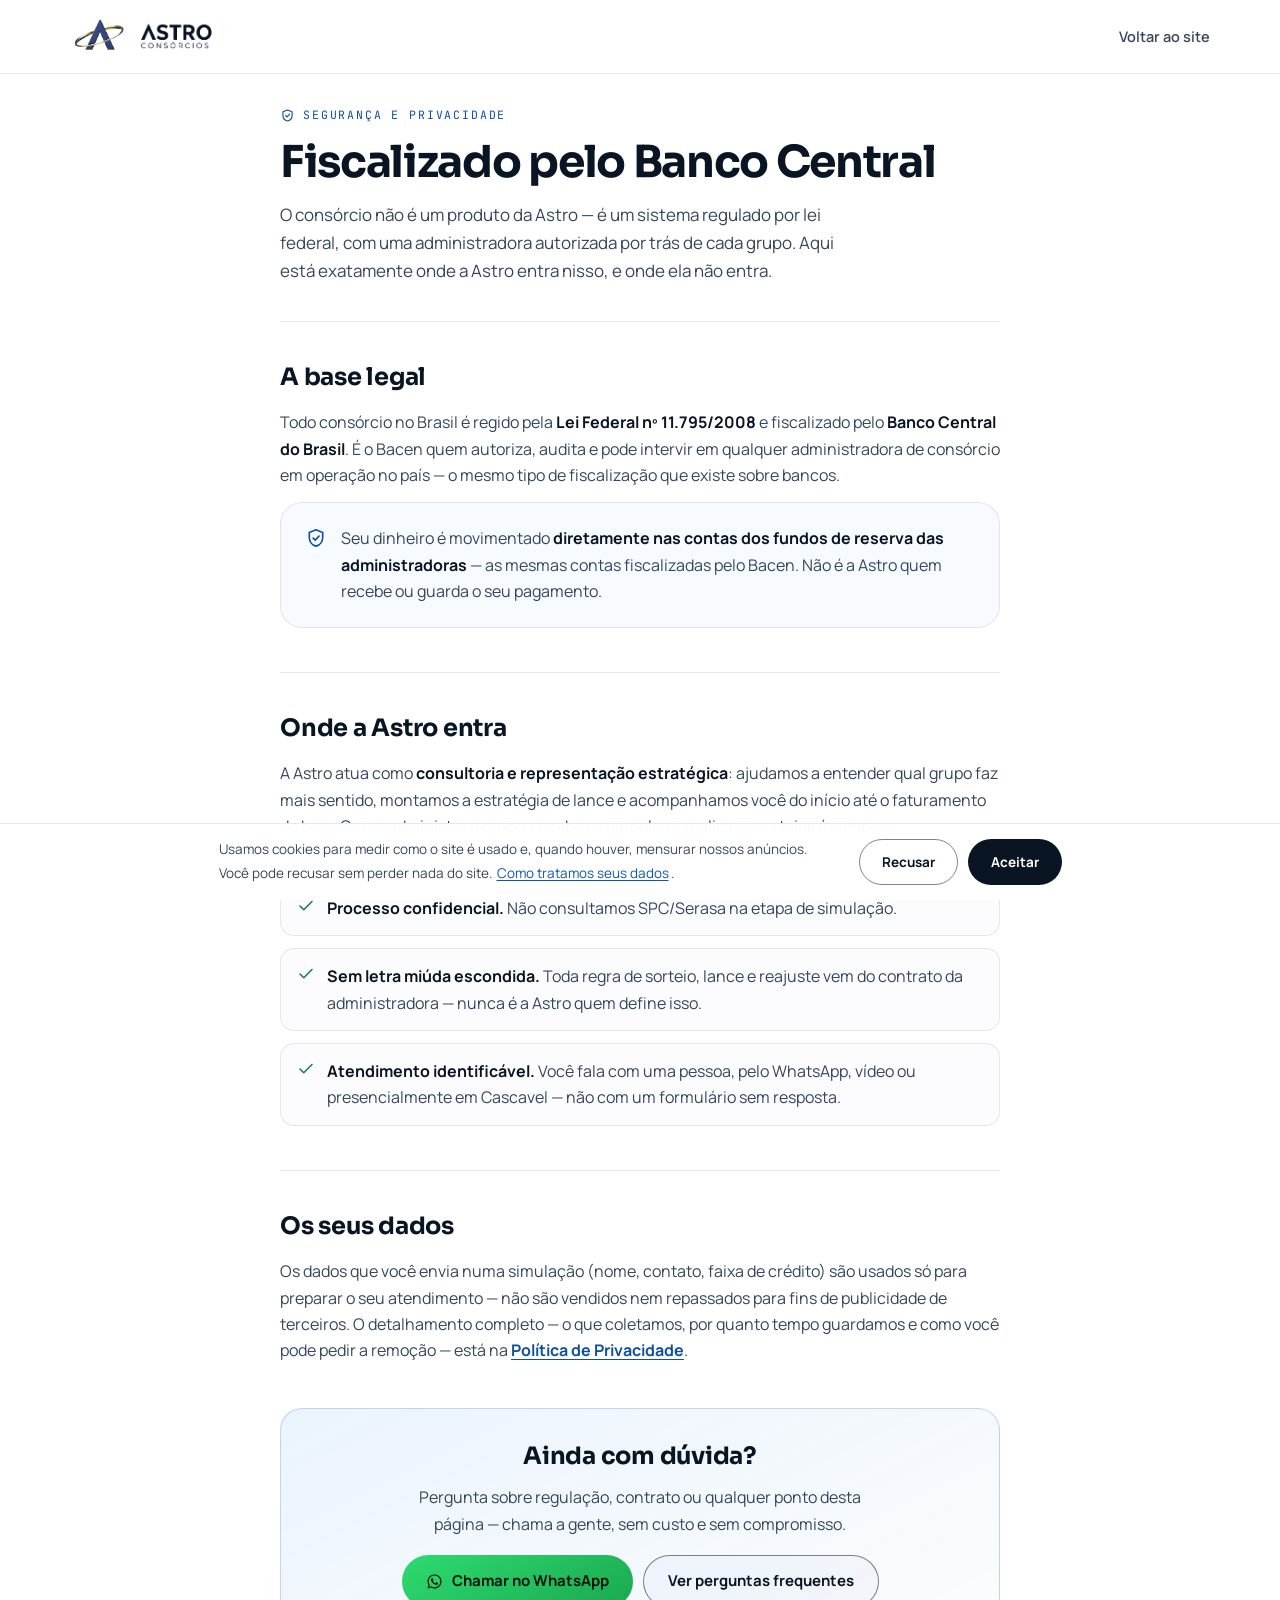
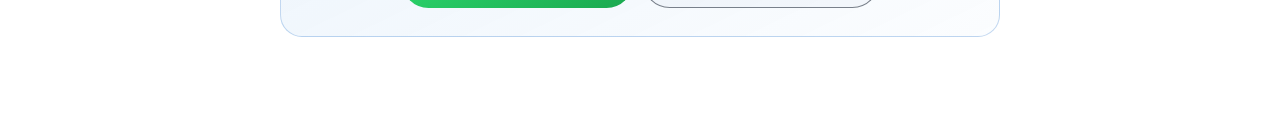
<file: seguranca.html>
<!DOCTYPE html>
<html lang="pt-BR">
<head>
<meta charset="UTF-8">
<meta name="viewport" content="width=device-width, initial-scale=1.0">
<link rel="icon" href="data:image/svg+xml,%3Csvg%20xmlns%3D%22http%3A%2F%2Fwww.w3.org%2F2000%2Fsvg%22%20viewBox%3D%220%200%2032%2032%22%3E%3Crect%20width%3D%2232%22%20height%3D%2232%22%20rx%3D%227%22%20fill%3D%22%23070D1A%22%2F%3E%3Cg%20transform%3D%22translate(16%2016)%20scale(0.062)%20translate(-201%20-126)%22%3E%3Cpath%20d%3D%22M196.7%2011.5%20L205.4%2011.5%20L314.6%20240%20L261.7%20240%20L201%20104%20L140.4%20240%20L87.4%20240%20Z%22%20fill%3D%22%23F2F6FC%22%2F%3E%3Cellipse%20cx%3D%22193.1%22%20cy%3D%22137%22%20rx%3D%22191.8%22%20ry%3D%2246.7%22%20transform%3D%22rotate(-17.3%20193.1%20137)%22%20fill%3D%22none%22%20stroke%3D%22%23E0B45E%22%20stroke-width%3D%2213%22%2F%3E%3C%2Fg%3E%3C%2Fsvg%3E" type="image/svg+xml">
<title>Segurança e privacidade — Astro Consórcios</title>
<meta name="description" content="Como a Astro Consórcios opera dentro das regras do Banco Central, para onde vai o seu dinheiro e como tratamos os seus dados.">
<meta name="robots" content="index, follow">
<link rel="canonical" href="https://astroconsorcios.netlify.app/seguranca.html">
<script>
/* Antes de qualquer pintura: sem isto a pagina nasce escura e pisca para o
   claro assim que o script principal roda. Fica inline de proposito. */
(function(){try{
  var t=localStorage.getItem("astro-tema");
  if(t==="claro"||t==="escuro") document.documentElement.setAttribute("data-tema",t);
  var claro = t==="claro" || (t!=="escuro" && window.matchMedia("(prefers-color-scheme: light)").matches);
  document.documentElement.classList.toggle("t-claro", claro);
  document.documentElement.style.colorScheme = claro ? "light" : "dark";
}catch(e){}})();
</script>
<link rel="preconnect" href="https://fonts.googleapis.com">
<link rel="preconnect" href="https://fonts.gstatic.com" crossorigin>
<link href="https://fonts.googleapis.com/css2?family=Sora:wght@600;700&family=Manrope:wght@400;600;700&family=JetBrains+Mono:wght@500&display=swap" rel="stylesheet">
<style>
:root{
  --canvas:#03060F; --panel:#080F1D; --panel-2:#0B1526;
  --accent:#3B8FE0; --accent-hi:#7FD4FF;
  --accent-soft:rgba(59,143,224,.16); --accent-line:rgba(59,143,224,.34);
  --ouro:#D9A94E; --verde:#2EDB70; --verde-txt:#4CC397;
  --text:#F2F6FC; --text-2:#93A9C9; --text-3:#7C90B4;
  --line:rgba(147,169,201,.16); --line-2:rgba(147,169,201,.6);
  --f-display:'Sora',ui-sans-serif,system-ui,sans-serif;
  --f-text:'Manrope',ui-sans-serif,system-ui,sans-serif;
  --f-mono:'JetBrains Mono',ui-monospace,monospace;
  --ease:cubic-bezier(.22,.61,.36,1);
  --r:14px; --r-l:22px;
}
:root[data-tema="claro"], :root:not([data-tema="escuro"]).t-claro{
  --canvas:#FFFFFF; --panel:#FFFFFF; --panel-2:#F7FAFF;
  --accent:#0E56AE; --accent-hi:#0E4F9E;
  --accent-soft:rgba(18,100,196,.08); --accent-line:rgba(18,100,196,.24);
  --text:#0A1524; --text-2:#35465C; --text-3:#46586F;
  --verde-txt:#0F7A55;
  --line:rgba(10,21,36,.09); --line-2:rgba(10,21,36,.52);
}
*{ box-sizing:border-box }
body{
  margin:0; background:var(--canvas); color:var(--text);
  font-family:var(--f-text); font-size:16px; line-height:1.65;
  -webkit-font-smoothing:antialiased;
}
.wrap{ max-width:760px; margin:0 auto; padding:30px 20px 90px }

.eyebrow{
  display:inline-flex; align-items:center; gap:8px;
  font-family:var(--f-mono); font-size:11.5px; letter-spacing:.16em; text-transform:uppercase;
  color:var(--accent-hi); margin:0 0 14px;
}
.eyebrow svg{ width:15px; height:15px }
h1{ font-family:var(--f-display); font-size:clamp(30px,4.8vw,44px); line-height:1.08;
    letter-spacing:-.03em; margin:0 0 14px; text-wrap:balance }
.lede{ color:var(--text-2); margin:0 0 6px; max-width:58ch; font-size:17px }

h2{ font-family:var(--f-display); font-size:clamp(20px,2.6vw,24px); letter-spacing:-.01em;
    margin:0 0 12px; color:var(--text) }
p{ color:var(--text-2); margin:0 0 14px }
strong{ color:var(--text); font-weight:700 }
a{ color:var(--accent-hi) }
a.marca-link{ color:var(--accent-hi); font-weight:700; text-decoration:underline; text-underline-offset:3px }

.secao{ margin-top:44px; padding-top:36px; border-top:1px solid var(--line) }
.secao:first-of-type{ margin-top:36px }

.caixa{
  background:var(--panel-2); border:1px solid var(--line); border-radius:var(--r-l);
  padding:22px 24px; margin:0 0 16px;
}
.caixa p:last-child{ margin-bottom:0 }
.selo-linha{ display:flex; align-items:flex-start; gap:14px }
.selo-linha svg{ width:22px; height:22px; flex:none; color:var(--accent-hi); margin-top:2px }

.lista-fatos{ list-style:none; margin:0; padding:0; display:grid; gap:12px }
.lista-fatos li{
  display:flex; align-items:flex-start; gap:12px;
  padding:14px 16px; border-radius:var(--r); border:1px solid var(--line); background:rgba(147,169,201,.03);
}
.lista-fatos svg{ width:18px; height:18px; flex:none; color:var(--verde-txt); margin-top:2px }
.lista-fatos span{ color:var(--text-2) }
.lista-fatos strong{ color:var(--text) }

.cta-final{
  margin-top:44px; padding:28px 26px; border-radius:var(--r-l);
  background:linear-gradient(154deg, rgba(59,143,224,.1), rgba(59,143,224,.02));
  border:1px solid var(--accent-line); text-align:center;
}
.cta-final h2{ margin-bottom:8px }
.cta-final p{ max-width:48ch; margin-inline:auto }
.btn-grupo{ display:flex; gap:10px; justify-content:center; flex-wrap:wrap; margin-top:18px }
.btn{
  display:inline-flex; align-items:center; justify-content:center; gap:9px;
  padding:13px 24px; border-radius:100px; text-decoration:none;
  font-family:var(--f-text); font-size:15px; font-weight:700;
  transition:filter .3s var(--ease), transform .2s var(--ease);
}
.btn:hover{ filter:brightness(1.08) } .btn:active{ transform:scale(.98) }
.btn-primario{ color:#04101F; background:linear-gradient(135deg,var(--accent-hi),var(--accent)) }
.btn-wa{ color:#04140A; background:linear-gradient(150deg,#2EDB70,#1AA84F) }
.btn-wa svg{ width:17px; height:17px; fill:currentColor }
.btn-fantasma{ color:var(--text); background:rgba(147,169,201,.06); border:1px solid var(--line-2) }

[hidden]{ display:none !important }
@media (prefers-reduced-motion: reduce){ *{ transition:none !important; animation:none !important } }

/* ---------- a barra do topo, igual a das outras paginas ---------- */
nav{
  position:sticky; top:0; z-index:60;
  height:74px; display:flex; align-items:center;
  background:rgba(3,6,15,.9);
  backdrop-filter:blur(16px) saturate(1.4); -webkit-backdrop-filter:blur(16px) saturate(1.4);
  border-bottom:1px solid var(--line);
}
:root[data-tema="claro"] nav, :root:not([data-tema="escuro"]).t-claro nav{
  background:rgba(255,255,255,.86);
}
.nav-inner{
  width:100%; max-width:1180px; margin:0 auto; padding:0 20px;
  display:flex; align-items:center; gap:20px;
}
.nav-logo{ height:44px; width:auto; display:inline-flex; align-items:center; gap:11px }
.nav-cracha{ position:relative; flex:none; height:86%; aspect-ratio:400 / 252; }
.nav-marca{ position:absolute; inset:0; width:100%; height:100%; display:block; color:#0B2149; visibility:hidden; }
.nav-gira{
  position:absolute; inset:0;
  background-image:url('img/marca-estatica-prata.webp');
  background-repeat:no-repeat; background-size:contain; background-position:center;
}
.nav-palavra{ height:66%; width:auto; display:block; flex:none }
:root[data-tema="claro"] .nav-gira, :root:not([data-tema="escuro"]).t-claro .nav-gira{
  background-image:url('img/marca-estatica-navy.webp');
}
:root[data-tema="claro"] .nav-palavra, :root:not([data-tema="escuro"]).t-claro .nav-palavra{
  filter:brightness(0) saturate(100%) invert(6%) sepia(30%) saturate(1800%) hue-rotate(186deg);
}
.nav-volta{
  margin-left:auto; font-size:14.5px; font-weight:600; color:var(--text-2);
  text-decoration:none; padding:8px 0;
}
.nav-volta:hover{ color:var(--text) }
@media (max-width:640px){
  nav{ height:62px }
  .nav-logo{ height:36px }
  .nav-inner{ padding:0 14px }
}

/* ==========================================================================
   AVISO DE COOKIES — mesma barra, mesmo comportamento das outras páginas.
   ========================================================================== */
.consent{
  position:fixed; left:0; right:0; bottom:0; z-index:130;
  display:flex; align-items:center; justify-content:center;
  gap:20px; flex-wrap:wrap;
  padding:15px 20px calc(15px + env(safe-area-inset-bottom, 0px));
  background:rgba(3,6,15,.95);
  backdrop-filter:blur(18px) saturate(1.4);
  -webkit-backdrop-filter:blur(18px) saturate(1.4);
  border-top:1px solid var(--line);
}
.consent[hidden]{ display:none !important }
.consent-txt{ flex:0 1 620px; margin:0; font-size:13.5px; line-height:1.6; color:var(--text-2) }
.consent-txt a{ color:var(--accent); text-decoration:underline; text-underline-offset:2px }
.consent-acoes{ display:flex; gap:10px; flex:0 0 auto }
.consent-btn{
  font:inherit; font-size:13.5px; font-weight:700; cursor:pointer;
  padding:11px 22px; border-radius:999px; border:1px solid transparent;
  transition:opacity .2s var(--ease), background .2s var(--ease);
}
.consent-btn:hover{ opacity:.86 }
.consent-btn:focus-visible{ outline:2px solid var(--accent); outline-offset:3px }
.consent-sim{ background:var(--text); color:#03060F }
.consent-nao{ background:transparent; border-color:var(--line-2); color:var(--text) }
:root[data-tema="claro"] .consent{ background:rgba(255,255,255,.96) }
:root[data-tema="claro"] .consent-sim{ color:#FFFFFF }
@media (prefers-color-scheme: light){
  :root:not([data-tema="escuro"]) .consent{ background:rgba(255,255,255,.96) }
  :root:not([data-tema="escuro"]) .consent-sim{ color:#FFFFFF }
}
.consent a, .consent-txt a{ display:inline-block; padding:4px 2px; min-height:24px; line-height:16px }
@media (max-width:640px){
  .consent{ gap:11px; padding:13px 15px calc(13px + env(safe-area-inset-bottom, 0px)) }
  .consent-txt{ flex:1 1 100%; font-size:12.8px }
  .consent-acoes{ flex:1 1 100% }
  .consent-btn{ flex:1 1 0; padding:12px 10px }
}
</style>
</head>
<body>
<svg width="0" height="0" style="position:absolute" aria-hidden="true" focusable="false">
  <symbol id="marcaAstro" viewBox="0 0 400 252">
    <defs>
        <linearGradient id="anelOuro" x1="0" y1="1" x2="1" y2="0">
          <stop offset="0%"   stop-color="#A8712C"/>
          <stop offset="28%"  stop-color="#DCAF56"/>
          <stop offset="52%"  stop-color="#F5DC9A"/>
          <stop offset="78%"  stop-color="#CE9A4C"/>
          <stop offset="100%" stop-color="#8A5A22"/>
        </linearGradient>
      </defs>
      <path d="M196.74 11.5 L205.35 11.5 L314.57 240 L261.66 240 L200.95 103.96 L140.42 240 L87.42 240 Z" fill="currentColor"/>
      <path d="M13.2 193L12.7 191.3L12.7 189.4L13 187.2L13.7 184.7L15 181.9L16.7 178.9L18.9 175.7L21.6 172.4L24.9 169L28.8 165.5L33.1 162L37.8 158.3L43 154.6L48.6 150.9L54.6 147L61 143.2L67.7 139.4L74.8 135.5L82.2 131.7L90 127.8L98 124L106.3 120.2L114.9 116.6L123.6 113L132.6 109.5L141.8 106L151 102.7L160.4 99.4L169.9 96.2L179.5 93.2L189.1 90.3L198.7 87.5L208.3 84.8L217.8 82.3L227.3 80L236.7 77.8L246 75.8L255.1 74L264.1 72.3L272.8 70.8L281.4 69.5L289.7 68.4L297.7 67.5L305.4 66.8L312.9 66.3L320 66L326.7 65.8L333.1 65.9L339.1 66.2L344.6 66.6L349.8 67.3L354.5 68.1L358.7 69.2L362.5 70.4L365.7 71.7L368.5 73.3L370.8 74.9L372.6 76.5L374.1 78.3L375.1 80.3L375.6 82.4L375.6 84.8L375.1 87.3L374.2 90L372.7 92.9L370.7 95.8L368.2 98.9L365.2 102.2L361.8 105.5L357.9 108.9L353.5 112.4L348.7 116L343.4 119.5L337.7 123.2L331.7 126.9L325.2 130.6L318.4 134.3L311.2 137.9L303.7 141.6L295.9 145.3L287.8 149L279.5 152.6L270.9 156.2L262.1 159.7L253.1 163.2L244 166.5L234.7 169.8L225.3 173.1L215.8 176.2L206.3 179.2L196.7 182.1L187.1 184.7L177.5 187.3L168 189.8L158.5 192.2L149.2 194.4L139.9 196.3L130.8 198L121.8 199.6L113.1 201L104.6 202.3L96.3 203.4L88.3 204.4L80.7 205.2L73.3 205.9L66.2 206.3L59.5 206.5L53.2 206.4L47.3 206.2L41.8 205.7L36.7 205.1L32.1 204.3L27.9 203.3L24.3 202.1L21.2 200.7L18.6 199.3L16.6 197.7L15.1 196.2L13.9 194.6L13.2 193Z M6.8 195L8 198L9.9 200.6L12.3 202.9L15.2 204.9L18.5 206.5L22.2 207.9L26.4 209.2L30.9 210.2L35.8 211.1L41.2 211.7L46.9 212.1L53.1 212.3L59.6 212.3L66.5 212.2L73.7 211.8L81.2 211.4L89 210.7L97.1 209.8L105.5 208.7L114.1 207.3L122.9 205.7L131.9 203.8L141.1 201.8L150.4 199.7L159.8 197.4L169.3 195.1L178.9 192.6L188.5 189.8L198.1 186.9L207.8 183.9L217.3 180.8L226.9 177.6L236.3 174.3L245.6 170.9L254.8 167.4L263.7 163.8L272.5 160.1L281.1 156.4L289.5 152.6L297.6 148.8L305.3 145L312.8 141.1L320 137.2L326.8 133.3L333.2 129.5L339.3 125.6L345 121.8L350.2 118.1L355 114.4L359.4 110.8L363.4 107.2L366.9 103.8L369.9 100.4L372.5 97.1L374.5 93.9L376.1 90.9L377.2 87.9L377.8 85L377.8 82.2L377.4 79.5L376.5 77L374.9 74.6L372.8 72.4L370.2 70.5L367.1 68.9L363.5 67.5L359.5 66.3L355 65.3L350.2 64.5L344.9 63.9L339.2 63.5L333.1 63.3L326.7 63.3L319.9 63.5L312.7 63.9L305.2 64.5L297.4 65.3L289.4 66.3L281.1 67.5L272.5 68.8L263.7 70.4L254.7 72.1L245.6 74L236.3 76.1L226.9 78.3L217.4 80.7L207.8 83.2L198.2 85.8L188.6 88.6L179 91.6L169.4 94.6L159.9 97.8L150.5 101.1L141.2 104.4L132 107.9L123 111.4L114.2 115L105.6 118.7L97.2 122.3L89.1 126L81.2 129.7L73.7 133.4L66.5 137.1L59.6 140.8L53.1 144.5L46.9 148.2L41.2 151.9L35.8 155.5L30.9 159.1L26.4 162.7L22.4 166.2L18.7 169.6L15.5 172.8L12.7 176L10.3 179.2L8.5 182.4L7.2 185.5L6.5 188.7L6.3 191.9L6.8 195Z" fill="url(#anelOuro)" fill-rule="evenodd"/>
  </symbol>
</svg>
<nav>
  <div class="nav-inner">
    <a href="/" aria-label="Astro Consórcios, ir para a página inicial">
      <span class="nav-logo">
        <span class="nav-cracha" aria-hidden="true">
          <svg class="nav-marca" viewBox="0 0 400 252" focusable="false"><use href="#marcaAstro"/></svg>
          <span class="nav-gira"></span>
        </span>
        <img class="nav-palavra" src="img/astro-palavra.webp" width="612" height="250" decoding="async" alt="Astro Consórcios">
      </span>
    </a>
    <a class="nav-volta" href="/">Voltar ao site</a>
  </div>
</nav>

<div class="wrap">
  <main id="conteudo">
    <p class="eyebrow">
      <svg viewBox="0 0 24 24" fill="none" stroke="currentColor" stroke-width="1.8" stroke-linecap="round" stroke-linejoin="round"><path d="M12 3.1 19.3 5.9v5.5c0 4.45-3.05 8.3-7.3 9.5-4.25-1.2-7.3-5.05-7.3-9.5V5.9L12 3.1Z"/><path d="m8.9 12.1 2.25 2.25 4.2-4.5"/></svg>
      Segurança e privacidade
    </p>
    <h1>Fiscalizado pelo Banco Central</h1>
    <p class="lede">O consórcio não é um produto da Astro — é um sistema regulado por lei federal, com uma administradora autorizada por trás de cada grupo. Aqui está exatamente onde a Astro entra nisso, e onde ela não entra.</p>

    <div class="secao">
      <h2>A base legal</h2>
      <p>Todo consórcio no Brasil é regido pela <strong>Lei Federal nº 11.795/2008</strong> e fiscalizado pelo <strong>Banco Central do Brasil</strong>. É o Bacen quem autoriza, audita e pode intervir em qualquer administradora de consórcio em operação no país — o mesmo tipo de fiscalização que existe sobre bancos.</p>
      <div class="caixa">
        <div class="selo-linha">
          <svg viewBox="0 0 24 24" fill="none" stroke="currentColor" stroke-width="1.8" stroke-linecap="round" stroke-linejoin="round"><path d="M12 3.1 19.3 5.9v5.5c0 4.45-3.05 8.3-7.3 9.5-4.25-1.2-7.3-5.05-7.3-9.5V5.9L12 3.1Z"/><path d="m8.9 12.1 2.25 2.25 4.2-4.5"/></svg>
          <p>Seu dinheiro é movimentado <strong>diretamente nas contas dos fundos de reserva das administradoras</strong> — as mesmas contas fiscalizadas pelo Bacen. Não é a Astro quem recebe ou guarda o seu pagamento.</p>
        </div>
      </div>
    </div>

    <div class="secao">
      <h2>Onde a Astro entra</h2>
      <p>A Astro atua como <strong>consultoria e representação estratégica</strong>: ajudamos a entender qual grupo faz mais sentido, montamos a estratégia de lance e acompanhamos você do início até o faturamento do bem. Quem administra o grupo, recebe as parcelas e realiza os sorteios é sempre a administradora — regulada e fiscalizada, nunca a Astro.</p>
      <ul class="lista-fatos">
        <li>
          <svg viewBox="0 0 24 24" fill="none" stroke="currentColor" stroke-width="2" stroke-linecap="round" stroke-linejoin="round"><path d="M4 12l5 5L20 6"/></svg>
          <span><strong>Processo confidencial.</strong> Não consultamos SPC/Serasa na etapa de simulação.</span>
        </li>
        <li>
          <svg viewBox="0 0 24 24" fill="none" stroke="currentColor" stroke-width="2" stroke-linecap="round" stroke-linejoin="round"><path d="M4 12l5 5L20 6"/></svg>
          <span><strong>Sem letra miúda escondida.</strong> Toda regra de sorteio, lance e reajuste vem do contrato da administradora — nunca é a Astro quem define isso.</span>
        </li>
        <li>
          <svg viewBox="0 0 24 24" fill="none" stroke="currentColor" stroke-width="2" stroke-linecap="round" stroke-linejoin="round"><path d="M4 12l5 5L20 6"/></svg>
          <span><strong>Atendimento identificável.</strong> Você fala com uma pessoa, pelo WhatsApp, vídeo ou presencialmente em Cascavel — não com um formulário sem resposta.</span>
        </li>
      </ul>
    </div>

    <div class="secao">
      <h2>Os seus dados</h2>
      <p>Os dados que você envia numa simulação (nome, contato, faixa de crédito) são usados só para preparar o seu atendimento — não são vendidos nem repassados para fins de publicidade de terceiros. O detalhamento completo — o que coletamos, por quanto tempo guardamos e como você pode pedir a remoção — está na <a class="marca-link" href="/privacidade.html">Política de Privacidade</a>.</p>
    </div>

    <div class="cta-final">
      <h2>Ainda com dúvida?</h2>
      <p>Pergunta sobre regulação, contrato ou qualquer ponto desta página — chama a gente, sem custo e sem compromisso.</p>
      <div class="btn-grupo">
        <a class="btn btn-wa" href="https://wa.me/554599999999?text=Ol%C3%A1!%20Tenho%20uma%20d%C3%BAvida%20sobre%20seguran%C3%A7a%20e%20regula%C3%A7%C3%A3o%20do%20cons%C3%B3rcio." target="_blank" rel="noopener noreferrer">
          <svg viewBox="0 0 24 24" aria-hidden="true"><path d="M12.04 2C6.58 2 2.13 6.45 2.13 11.91c0 1.75.46 3.45 1.32 4.95L2 22l5.25-1.38a9.9 9.9 0 0 0 4.79 1.22h.01c5.46 0 9.9-4.45 9.9-9.91C21.95 6.45 17.5 2 12.04 2Zm0 18.15h-.01a8.2 8.2 0 0 1-4.18-1.15l-.3-.18-3.11.82.83-3.04-.2-.31a8.2 8.2 0 0 1-1.26-4.38c0-4.54 3.7-8.23 8.24-8.23a8.23 8.23 0 0 1 0 16.47Zm4.52-6.16c-.25-.12-1.47-.72-1.69-.81-.23-.08-.39-.12-.56.13-.16.24-.64.8-.79.97-.14.16-.29.18-.54.06-.25-.12-1.05-.39-1.99-1.23-.74-.66-1.24-1.47-1.38-1.72-.15-.25-.02-.38.11-.5.11-.11.25-.29.37-.44.12-.14.16-.24.25-.41.08-.16.04-.31-.02-.43-.06-.12-.56-1.35-.77-1.85-.2-.48-.4-.42-.56-.43h-.47c-.16 0-.43.06-.65.31-.22.25-.86.84-.86 2.05s.88 2.38 1 2.54c.12.16 1.73 2.64 4.19 3.7.59.25 1.04.4 1.4.52.59.18 1.12.16 1.54.1.47-.07 1.47-.6 1.67-1.18.21-.58.21-1.08.15-1.18-.06-.11-.22-.17-.47-.29Z"/></svg>
          Chamar no WhatsApp
        </a>
        <a class="btn btn-fantasma" href="/#duvidas">Ver perguntas frequentes</a>
      </div>
    </div>
  </main>
</div>

<div class="consent" id="consent" role="region" aria-label="Aviso de cookies" hidden>
  <p class="consent-txt">Usamos cookies para medir como o site é usado e, quando houver,
    mensurar nossos anúncios. Você pode recusar sem perder nada do site.
    <a href="/privacidade.html">Como tratamos seus dados</a>.</p>
  <div class="consent-acoes">
    <button class="consent-btn consent-nao" type="button" id="consentNao">Recusar</button>
    <button class="consent-btn consent-sim" type="button" id="consentSim">Aceitar</button>
  </div>
</div>
<script>
/* Consentimento. Nada de medicao acontece sem um "sim" explicito. */
(function(){
  "use strict";
  var CHAVE = 'astro-consentimento';
  function lido(){ try { return localStorage.getItem(CHAVE); } catch(e){ return null; } }
  function grava(v){ try { localStorage.setItem(CHAVE, v); } catch(e){} }

  window.AstroConsentimento = {
    permitido: function(){ return lido() === 'sim'; },
    escolha: lido
  };
  window.AstroMedicao = { ligar: function(){ /* IDs entram aqui */ } };

  var caixa = document.getElementById('consent');
  if (!caixa) return;
  var raiz = document.documentElement;

  function fecha(){ caixa.hidden = true; }

  if (lido()){
    if (lido() === 'sim') window.AstroMedicao.ligar();
    return;
  }

  caixa.hidden = false;

  document.getElementById('consentSim').addEventListener('click', function(){
    grava('sim'); fecha(); window.AstroMedicao.ligar();
  });
  document.getElementById('consentNao').addEventListener('click', function(){
    grava('nao'); fecha();
  });
})();
</script>
</body>
</html>
</file>
